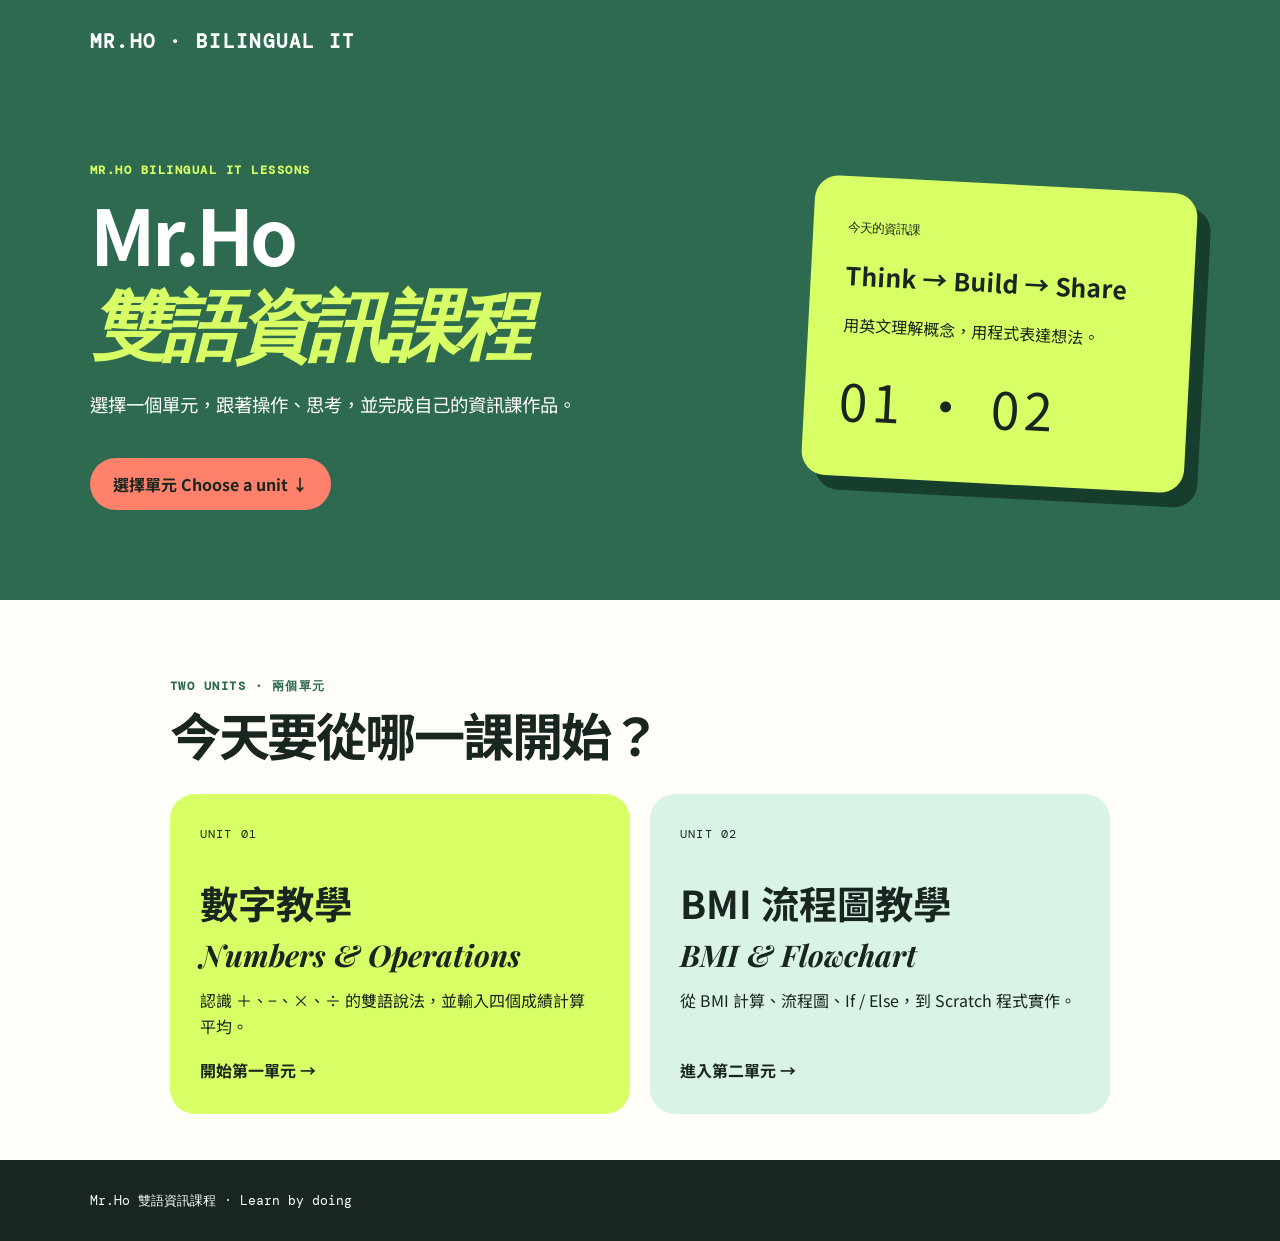
<file: index.html>
<!doctype html>
<html lang="zh-Hant">
<head><meta charset="utf-8"><meta name="viewport" content="width=device-width, initial-scale=1"><meta name="description" content="Mr.Ho 雙語資訊課程"><title>Mr.Ho 雙語資訊課程</title><link rel="stylesheet" href="math.css"><link rel="stylesheet" href="units.css"></head>
<body>
  <header class="hero"><nav><a class="brand" href="index.html">MR.HO · BILINGUAL IT</a></nav><div class="hero-grid"><div><p class="eyebrow">MR.HO BILINGUAL IT LESSONS</p><h1>Mr.Ho<br><em>雙語資訊課程</em></h1><p class="lead">選擇一個單元，跟著操作、思考，並完成自己的資訊課作品。</p><a class="button" href="#units">選擇單元 Choose a unit ↓</a></div><aside class="formula-card"><span>今天的資訊課</span><strong>Think → Build → Share</strong><p>用英文理解概念，用程式表達想法。</p><div class="symbols" aria-hidden="true">01 · 02</div></aside></div></header>
  <main><section id="units" class="unit-section"><p class="eyebrow">TWO UNITS · 兩個單元</p><h2>今天要從哪一課開始？</h2><div class="unit-grid"><a class="unit-card number-unit" href="operations.html"><span>UNIT 01</span><strong>數字教學<br><em>Numbers & Operations</em></strong><p>認識 ＋、−、×、÷ 的雙語說法，並輸入四個成績計算平均。</p><b>開始第一單元 →</b></a><a class="unit-card bmi-unit" href="bmi.html"><span>UNIT 02</span><strong>BMI 流程圖教學<br><em>BMI & Flowchart</em></strong><p>從 BMI 計算、流程圖、If / Else，到 Scratch 程式實作。</p><b>進入第二單元 →</b></a></div></section></main>
  <footer>Mr.Ho 雙語資訊課程 · Learn by doing</footer>
</body></html>
</file>
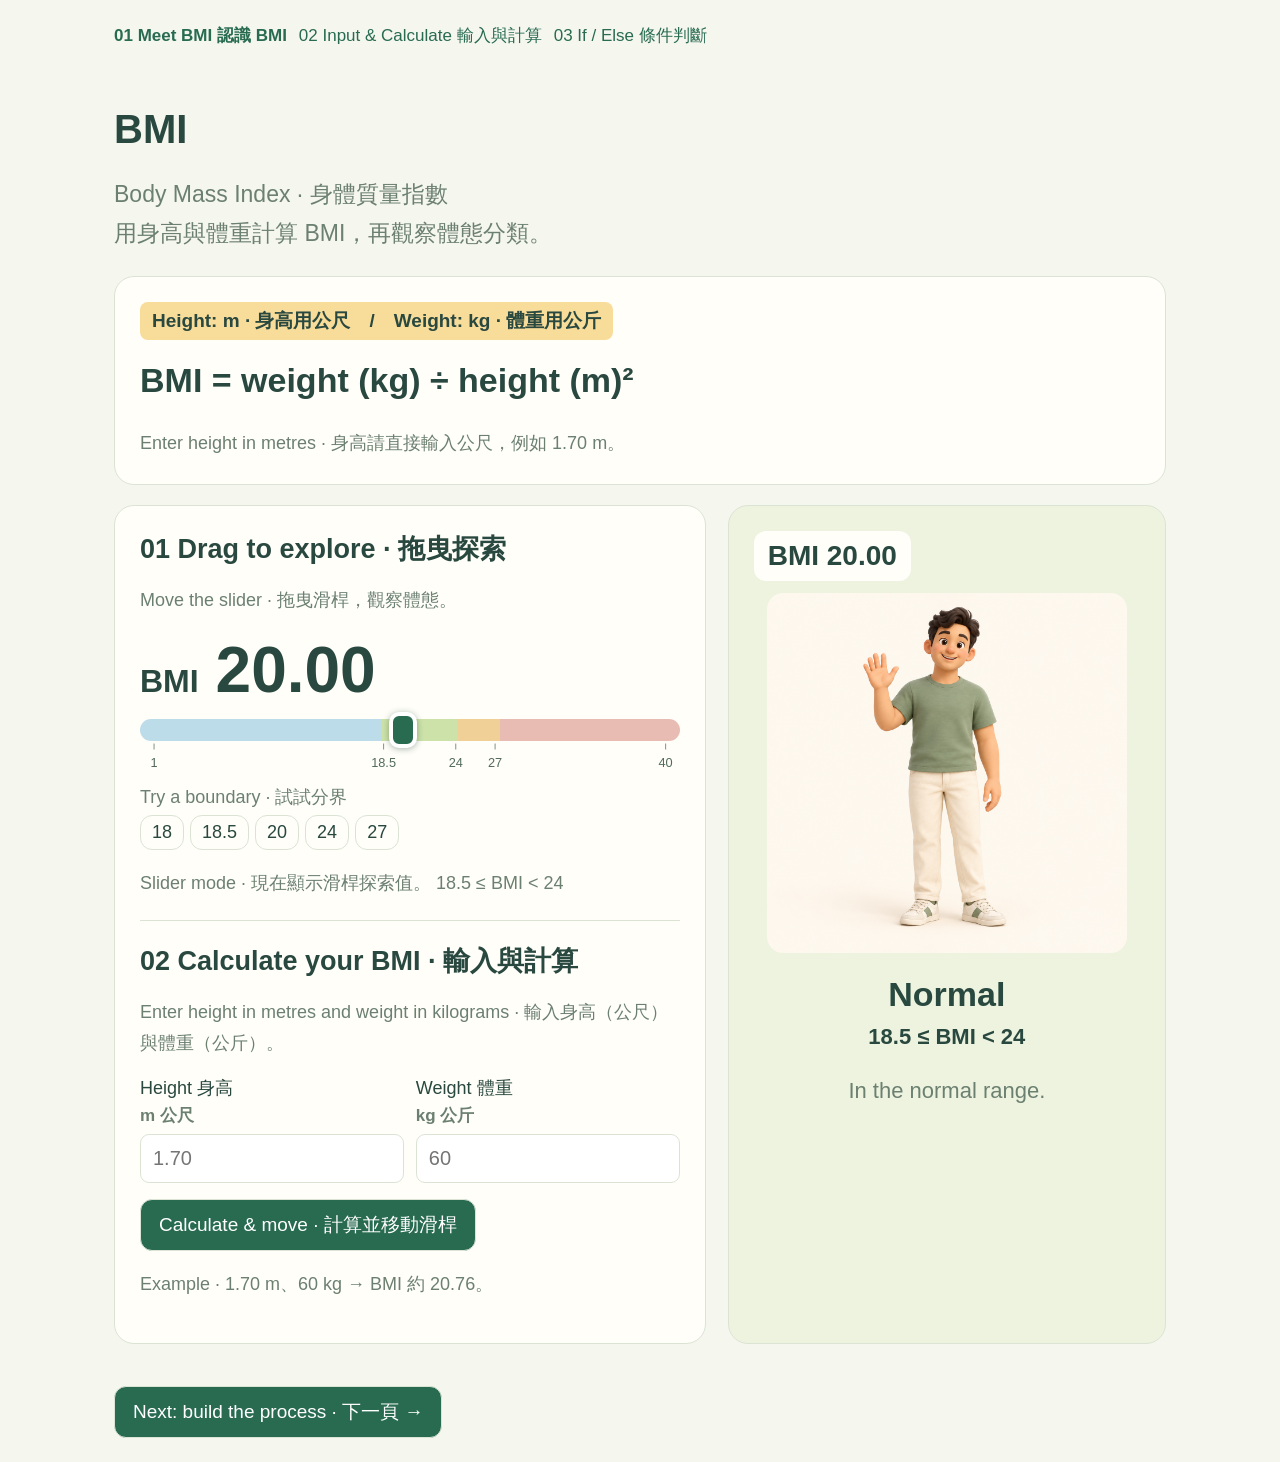
<file: bmi.html>
<!doctype html>
<html lang="zh-Hant"><head><meta charset="utf-8"><meta name="viewport" content="width=device-width,initial-scale=1"><title>Explore BMI · 認識 BMI</title><link rel="stylesheet" href="lesson.css"><link rel="stylesheet" href="bmi.css"></head><body>
<nav class="nav"><a class="current" href="bmi.html">01 Meet BMI 認識 BMI</a><a href="process.html">02 Input & Calculate 輸入與計算</a><a href="ifelse.html">03 If / Else 條件判斷</a></nav>
<main><h1>BMI</h1><p class="intro">Body Mass Index · 身體質量指數<br>用身高與體重計算 BMI，再觀察體態分類。</p>
<section class="panel formula-panel"><span class="unit-badge">Height: m · 身高用公尺　/　Weight: kg · 體重用公斤</span><div class="formula">BMI = weight (kg) ÷ height (m)²</div><p>Enter height in metres · 身高請直接輸入公尺，例如 1.70 m。</p></section>
<div class="explorer"><section class="panel controls"><h2>01 Drag to explore · 拖曳探索</h2><p>Move the slider · 拖曳滑桿，觀察體態。</p><label for="bmi-slider" class="bmi-readout">BMI <output id="bmi-value" for="bmi-slider">20.00</output></label><div class="slider-wrap"><input id="bmi-slider" type="range" min="1" max="40" step="any" value="20" aria-describedby="slider-hint"><svg id="bmi-ticks" viewBox="0 0 600 44" aria-hidden="true"></svg></div><div class="boundary-buttons"><span>Try a boundary · 試試分界</span><button type="button" data-bmi="18">18</button><button type="button" data-bmi="18.5">18.5</button><button type="button" data-bmi="20">20</button><button type="button" data-bmi="24">24</button><button type="button" data-bmi="27">27</button></div><p id="slider-hint" class="small">Slider mode · 滑桿探索模式。</p>
<div class="calculator"><h2>02 Calculate your BMI · 輸入與計算</h2><p class="small">Enter height in metres and weight in kilograms · 輸入身高（公尺）與體重（公斤）。</p><form id="bmi-form" novalidate><div class="measurement-fields"><label for="height">Height 身高 <strong>m 公尺</strong><input id="height" name="height" type="number" min="0.3" max="3" step="any" inputmode="decimal" placeholder="1.70" required></label><label for="weight">Weight 體重 <strong>kg 公斤</strong><input id="weight" name="weight" type="number" min="1" max="1000" step="any" inputmode="decimal" placeholder="60" required></label></div><button class="primary" type="submit">Calculate & move · 計算並移動滑桿</button><p id="calculation" role="status" class="small">Example · 1.70 m、60 kg → BMI 約 20.76。</p></form></div></section>
<section class="panel character-panel" aria-labelledby="category-name"><div class="category-number">BMI <span id="character-bmi">20.00</span></div><img id="body-image" src="assets/normal.png" alt="Illustrated adult with a medium build"><div class="category-description" aria-live="polite"><h2 id="category-name">Normal</h2><strong id="category-range">18.5 ≤ BMI &lt; 24</strong><p id="category-explanation" lang="en">This value is in the normal BMI range for adults in Taiwan.</p></div></section></div>
<div class="actions"><a class="btn primary" href="process.html">Next: build the process · 下一頁 →</a></div></main><script src="bmi.js"></script></body></html>
</file>
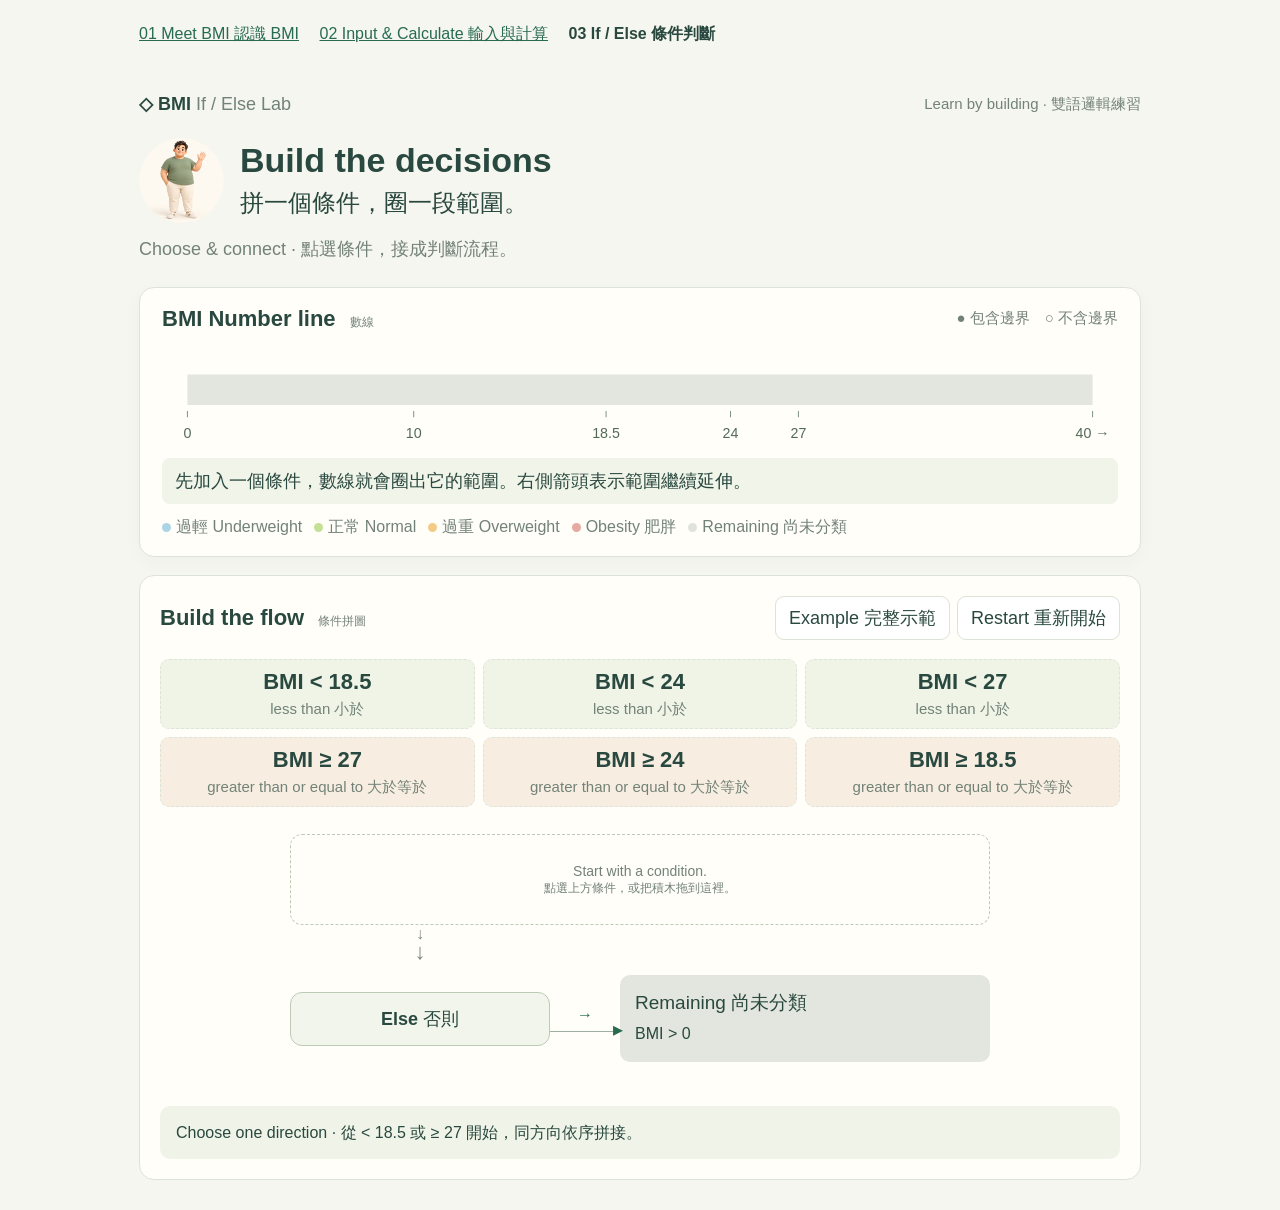
<file: ifelse.html>
<!doctype html>
<html lang="zh-Hant">
<head>
<meta charset="utf-8"><meta name="viewport" content="width=device-width,initial-scale=1">
<title>BMI 條件拼圖｜If / Else Lab</title>
<style>
:root{--ink:#29483f;--muted:#738278;--border:#dce3d7;--bg:#f5f6ef;--green:#286b51}*{box-sizing:border-box}body{margin:0;background:var(--bg);color:var(--ink);font:15px "Segoe UI","Microsoft JhengHei",sans-serif}button,select{font:inherit;color:inherit}button{cursor:pointer;border:1px solid var(--border);border-radius:9px;padding:9px 13px;background:white}button:hover{background:#eef3e4}button:disabled{opacity:.35;cursor:default}button:focus-visible,select:focus-visible,[tabindex]:focus-visible{outline:3px solid #428c9b;outline-offset:3px}header{max-width:1050px;margin:auto;padding:25px 24px 18px;display:flex;justify-content:space-between;align-items:center}.brand{font-weight:750;font-size:18px}.brand span{font-weight:400;color:var(--muted)}header small{color:var(--muted)}main{max-width:1050px;margin:auto;padding:0 24px 30px}h1{font-size:27px;margin:8px 0}p{color:var(--muted);line-height:1.7;margin:7px 0}h2{font-size:16px;margin:0}h2 span{font-size:12px;color:var(--muted);font-weight:400;margin-left:8px}.axis-panel{position:sticky;top:0;z-index:3;background:#fffef9;border:1px solid var(--border);border-radius:15px;padding:18px 22px;margin:22px 0 18px;box-shadow:0 5px 18px #29483f08}.heading{display:flex;justify-content:space-between;gap:12px;align-items:center}.heading small{color:var(--muted)}#axis{width:100%;height:auto;display:block;margin-top:12px}#range-info{min-height:44px;font-size:14px;line-height:1.6;padding:9px 13px;background:#f1f4e9;border-radius:8px}.legend{display:flex;gap:15px;flex-wrap:wrap;font-size:11px;color:var(--muted);margin:13px 0 0}.dot{display:inline-block;width:9px;height:9px;border-radius:50%;margin-right:5px}.board{border:1px solid var(--border);border-radius:15px;padding:20px;background:#fffef9}.toolbar{display:flex;justify-content:space-between;align-items:center;gap:12px;flex-wrap:wrap}.tools{display:flex;gap:7px}.palette{display:flex;gap:8px;justify-content:center;padding:19px 0;flex-wrap:wrap}.palette button{border-style:dashed;font-weight:650;background:#eff4e7}.palette small{font-weight:400;color:var(--muted);margin-left:4px}#chain{max-width:720px;margin:auto;padding:6px 8px 16px;border:2px dashed transparent;border-radius:12px}#chain.over{border-color:#729670;background:#f5f8ee}.branch{position:relative;display:grid;grid-template-columns:260px 70px minmax(0,1fr);align-items:center;min-height:120px}.decision{position:relative;min-height:105px;display:flex;flex-direction:column;align-items:center;justify-content:center;gap:7px;isolation:isolate;cursor:grab}.decision:before{content:"";position:absolute;inset:0;background:#f2f6e9;clip-path:polygon(50% 0,100% 50%,50% 100%,0 50%);z-index:-1}.decision:after{content:"";position:absolute;inset:4px;background:#fffef9;clip-path:polygon(50% 0,100% 50%,50% 100%,0 50%);z-index:-1}.branch.active .decision:before{background:var(--green)}.decision small{font-size:11px;color:var(--muted)}.expression{font-size:18px;font-weight:700}.expression select{padding:2px 5px;border:1px solid #c6d4c4;border-radius:5px;background:#fffef9;font-weight:700}.yes{font-size:11px;color:var(--green);text-align:center;border-bottom:1px solid #9eafa0;padding-bottom:7px;position:relative}.yes:after{content:'▸';position:absolute;right:-3px;bottom:-10px;font-size:20px}.output{padding:13px;border-radius:10px;background:var(--color,#edf0e9);border:2px solid transparent;font-size:14px}.output small{display:block;font-size:11px;margin-top:5px;line-height:1.6}.branch.active .output{border-color:var(--green)}.row-actions{display:flex;gap:4px;margin-top:7px}.row-actions button{font-size:11px;padding:3px 8px;background:#ffffffa8}.connector{width:260px;text-align:center;height:38px;font-size:11px;color:#7a897b;line-height:18px}.connector:after{content:'↓';display:block;font-size:22px}.else-row{display:grid;grid-template-columns:260px 70px minmax(0,1fr);align-items:center;padding:12px 0}.else-node{border:1px solid #bdcbb6;border-radius:12px;text-align:center;padding:14px;background:#f2f5eb}.else-row.active .else-node{border:2px solid var(--green)}.empty{padding:28px 15px;text-align:center;border:1px dashed #bdcbb6;border-radius:12px;color:var(--muted);font-size:14px}.warning{color:#9b4e2b;font-size:12px;line-height:1.6;margin-top:8px}.feedback{padding:13px 16px;background:#f0f4e8;border-radius:10px;line-height:1.7;font-size:13px;margin-top:14px}.feedback.error{background:#fff0df;color:#8f4727}.success{background:#e3efdb!important}.footer{font-size:11px;margin-top:20px;color:var(--muted)}.footer a{color:var(--green)}@media(max-width:650px){main{padding:0 12px 22px}header{padding:19px 14px}header small{display:none}h1{font-size:23px}.axis-panel{padding:14px 10px}.heading small{font-size:10px}.board{padding:15px 8px}.branch,.else-row{grid-template-columns:155px 38px minmax(0,1fr)}.decision{min-height:100px}.expression{font-size:15px}.decision small{font-size:10px}.connector{width:155px}.output{padding:8px;font-size:12px}.output small{font-size:10px}.yes{font-size:9px}.legend{gap:8px;font-size:10px}.tools button{font-size:12px;padding:7px 9px}#range-info{font-size:12px}.palette{gap:5px}.palette button{font-size:12px;padding:9px}.palette small{display:none}#chain{padding-left:0;padding-right:0}.row-actions button{padding:4px 6px}}
.operator-word{text-align:center;font-size:11px;color:#5d7567;line-height:1.5;padding:3px 0 8px}.operator-word span{display:block}.expression select{width:53px}.palette small{display:block;margin:5px 0 0;font-size:11px}.condition-wrap{min-width:0}@media(max-width:650px){.operator-word{font-size:10px}.operator-word span{max-width:145px;margin:auto}.palette small{display:block;font-size:10px}}
.palette{display:grid;grid-template-columns:repeat(3,minmax(0,1fr))}.palette button:nth-child(n+4){background:#f7eee1}.palette button small{white-space:normal}.feedback.error{border:2px solid #ba332a;background:#ffede9;color:#9b211a;font-weight:700}dialog{border:3px solid #ba332a;border-radius:18px;padding:28px;max-width:520px;width:calc(100% - 32px);color:#61261f;background:#fffaf7}dialog::backdrop{background:#32191299}dialog h2{font-size:23px}dialog p{color:#77483d}.error-icon{width:40px;height:40px;border-radius:50%;background:#ba332a;color:white;display:grid;place-items:center;font-size:28px;font-weight:bold;margin-bottom:16px}.correct-order{padding:14px;background:#f4e6dc;border-radius:8px;line-height:2;font-weight:700}#acknowledge{background:#a93128;color:white;width:100%;padding:13px;margin-top:12px}.board.invalid{border:2px solid #ba332a}@media(max-width:650px){.palette button{padding:9px 4px}.palette small{font-size:9px}}
.lesson-nav{max-width:1050px;margin:auto;padding:18px 24px;font-size:12px;line-height:2}.lesson-nav a,#result-link{color:#286b51}.lesson-buddy{display:flex;align-items:center;gap:16px}.lesson-buddy img{width:85px;height:85px;object-fit:cover;border-radius:50%}.lesson-buddy h1 small{font-size:20px;font-weight:400}#finished{margin-top:20px;padding:22px}#result-link{display:inline-block;padding:12px;background:#fffef9;border-radius:8px;font-weight:bold}
body{font-size:18px}h1{font-size:34px}h2{font-size:22px}.expression{font-size:25px}.operator-word,.decision small,.output small,.yes,.connector,.feedback,.hint,.legend{font-size:16px}.palette button{font-size:22px}.palette button small{font-size:15px}.output{font-size:19px}.decision{min-height:135px}.legend{gap:12px}.lesson-nav{font-size:16px}#range-info{font-size:18px}.lesson-buddy h1 small{font-size:24px}@media(max-width:650px){.expression{font-size:19px}.palette button{font-size:18px}.palette button small{font-size:12px}.output{font-size:16px}.output small,.operator-word,.decision small,.yes,.connector{font-size:12px}.feedback{font-size:17px}.lesson-nav{font-size:14px}}
</style>
</head>
<body>
<nav class="lesson-nav"><a href="index.html">01 Meet BMI 認識 BMI</a>　 <a href="process.html">02 Input & Calculate 輸入與計算</a>　 <strong>03 If / Else 條件判斷</strong></nav><header><div class="brand">◇ BMI <span>If / Else Lab</span></div><small>Learn by building · 雙語邏輯練習</small></header>
<main><div class="lesson-buddy"><img src="assets/overweight.png" alt="Friendly classroom mascot"><h1>Build the decisions<br><small>拼一個條件，圈一段範圍。</small></h1></div><p>Choose & connect · 點選條件，接成判斷流程。</p>
<section class="axis-panel" aria-label="BMI 數線"><div class="heading"><h2>BMI Number line <span>數線</span></h2><small>● 包含邊界　○ 不含邊界</small></div><svg id="axis" viewBox="0 0 940 112" role="img" aria-label="隨條件改變的 BMI 數線"></svg><div id="range-info" aria-live="polite"></div><div class="legend"><span><i class="dot" style="background:#acd4e7"></i>過輕 Underweight</span><span><i class="dot" style="background:#c5df96"></i>正常 Normal</span><span><i class="dot" style="background:#f3cb87"></i>過重 Overweight</span><span><i class="dot" style="background:#e5aaa0"></i>Obesity 肥胖</span><span><i class="dot" style="background:#dfe3da"></i>Remaining 尚未分類</span></div></section>
<section class="board"><div class="toolbar"><h2>Build the flow <span>條件拼圖</span></h2><div class="tools"><button id="example">Example 完整示範</button><button id="clear">Restart 重新開始</button></div></div><div class="palette"><button draggable="true" data-add="18.5" data-op="&lt;">BMI &lt; 18.5<small>less than 小於</small></button><button draggable="true" data-add="24" data-op="&lt;">BMI &lt; 24<small>less than 小於</small></button><button draggable="true" data-add="27" data-op="&lt;">BMI &lt; 27<small>less than 小於</small></button><button draggable="true" data-add="27" data-op="≥">BMI ≥ 27<small>greater than or equal to 大於等於</small></button><button draggable="true" data-add="24" data-op="≥">BMI ≥ 24<small>greater than or equal to 大於等於</small></button><button draggable="true" data-add="18.5" data-op="≥">BMI ≥ 18.5<small>greater than or equal to 大於等於</small></button></div><div id="chain" aria-label="可互動的判斷流程"></div><div id="feedback" class="feedback" aria-live="polite"></div></section>

<section id="finished" hidden class="feedback success"><strong>Complete! · 條件拼圖完成！</strong><p id="finish-note"></p><a id="result-link" href="process.html">View your complete flowchart · 查看完整流程圖 →</a></section></main><dialog id="mistake" aria-labelledby="mistake-title" aria-describedby="mistake-text"><div class="error-icon">!</div><h2 id="mistake-title">Wrong order · 順序錯誤，請重新拼圖</h2><p id="mistake-text"></p><p>Two valid orders · 本練習只接受以下兩種順序：</p><div class="correct-order">&lt; 18.5 → &lt; 24 → &lt; 27 → Else<br>≥ 27 → ≥ 24 → ≥ 18.5 → Else</div><p>Choose one direction · 先選定一個比較方向，再逐步分出四種範圍。</p><button id="acknowledge" autofocus>Got it, try again · 我知道了，重新拼圖</button></dialog>
<script>
'use strict';
const $=id=>document.getElementById(id);
const limits=[18.5,24,27];
const operatorWords={'<':['小於','less than'],'>':['大於','more than'],'≥':['大於等於','greater than or equal to']};
const names=['Underweight 體重過輕','Normal 正常體重','Overweight 體重過重','Obesity 肥胖'];
const colors=['#cce4ef','#d9eab9','#f7deb5','#edc6bd'];
// Open intervals and exact boundary points make > and >= visibly different.
const atoms=[{lo:0,hi:18.5,lc:false,hc:false,v:10,c:0},{lo:18.5,hi:18.5,lc:true,hc:true,v:18.5,c:1},{lo:18.5,hi:24,lc:false,hc:false,v:20,c:1},{lo:24,hi:24,lc:true,hc:true,v:24,c:2},{lo:24,hi:27,lc:false,hc:false,v:25,c:2},{lo:27,hi:27,lc:true,hc:true,v:27,c:3},{lo:27,hi:Infinity,lc:false,hc:false,v:30,c:3}];
let rules=[],selected=-1,hover=null,drag=null;
let fault='';
function orderError(){if(!rules.length)return '';const op=rules[0].op;const expected=op==='<'?[18.5,24,27]:[27,24,18.5];if(rules.some(r=>r.op!==op))return 'Mixed directions · 你混用了小於 < 與大於等於 ≥。本次練習需維持同一比較方向，請確認後重新拼圖。';const i=rules.findIndex((r,i)=>r.t!==expected[i]);if(i>=0)return `Wrong step · 第 ${i+1} 個條件應該是 BMI ${op} ${expected[i]}，目前卻是 BMI ${rules[i].op} ${rules[i].t}。跳過分界或顛倒順序，會混合分類或讓分支無法到達。`;return ''}
function matches(v,r){return r.op==='<'?v<r.t:r.op==='>'?v>r.t:v>=r.t}
function model(){const groups=Array.from({length:rules.length+1},()=>[]);atoms.forEach(a=>{let i=rules.findIndex(r=>matches(a.v,r));groups[i<0?rules.length:i].push(a)});return groups.map((aa,i)=>{const cats=[...new Set(aa.map(a=>a.c))],segments=[];aa.forEach(a=>{const last=segments.at(-1);if(last&&last.hi===a.lo&&(last.hc||a.lc)){last.hi=a.hi;last.hc=a.hc}else segments.push({...a})});return {segments,cats,empty:aa.length===0,mixed:cats.length>1,isElse:i===rules.length}})}
function segmentText(s){if(s.lo===s.hi)return `BMI = ${s.lo}`;if(s.hi===Infinity)return `BMI ${s.lc?'≥':'>'} ${s.lo}`;return `${s.lo} ${s.lc?'≤':'<'} BMI ${s.hc?'≤':'<'} ${s.hi}`}
function rangeText(g){return g.empty?'Empty set ∅（這個分支無法到達）':g.segments.map(segmentText).join(' 或 ')}
function missing(g){return limits.filter(t=>g.segments.some(s=>s.lo<t&&s.hi>t))}
function groupLabel(g){return g.empty?'Unreachable 無法到達':g.mixed?(g.isElse?'Remaining 尚未分類':'Mixed range 分類混合'):names[g.cats[0]]}
function groupColor(g){return g.mixed||g.empty?'#e3e6de':colors[g.cats[0]]}
function drawAxis(){const groups=model(),focus=hover??selected,x=n=>25+Math.min(n,40)/40*890;let s='<defs><pattern id="hatch" width="7" height="7" patternUnits="userSpaceOnUse"><path d="M0 7L7 0" stroke="#bf753c" stroke-width="1"/></pattern></defs>';
 groups.forEach((g,i)=>g.segments.forEach(r=>{const a=x(r.lo),b=x(r.hi),hot=focus===i,opacity=focus<0||hot?1:.35;if(r.lo!==r.hi)s+=`<rect x="${a}" y="30" width="${b-a}" height="30" fill="${groupColor(g)}" opacity="${opacity}"/>`;if(g.mixed&&!g.isElse)s+=`<rect x="${a}" y="30" width="${b-a}" height="30" fill="url(#hatch)"/>`;if(hot){if(r.lo!==r.hi)s+=`<rect x="${a}" y="26" width="${b-a}" height="38" rx="4" fill="none" stroke="#286b51" stroke-width="2.5"/>`;s+=`<circle cx="${a}" cy="45" r="5" fill="${r.lc?'#286b51':'white'}" stroke="#286b51" stroke-width="2"/>`;if(r.hi!==Infinity&&r.hi!==r.lo)s+=`<circle cx="${b}" cy="45" r="5" fill="${r.hc?'#286b51':'white'}" stroke="#286b51" stroke-width="2"/>`}}));
 [0,10,18.5,24,27,40].forEach(n=>s+=`<path d="M${x(n)} 66v6" stroke="#819581"/><text x="${x(n)}" y="92" text-anchor="middle" fill="#536a58" font-size="14">${n===40?'40 →':n}</text>`);
 $('axis').innerHTML=s;const g=groups[focus];$('range-info').textContent=g?`${g.isElse?'Else 否則':`${focus?'Else if 否則如果':'If 如果'} BMI ${rules[focus].op} ${rules[focus].t}（${[...operatorWords[rules[focus].op]].reverse().join(" ")}）`}　→　${rangeText(g)}　｜${groupLabel(g)}`:'先加入一個條件，數線就會圈出它的範圍。右側箭頭表示範圍繼續延伸。';document.querySelectorAll('[data-row]').forEach(el=>el.classList.toggle('active',Number(el.dataset.row)===focus));
}
function syncCompletion(){const inputs=new URLSearchParams(location.search).get("inputs");const valid=inputs==="height,weight"||inputs==="weight,height";const done=rules.length===3&&!orderError();$("finished").hidden=!done;if(done){$("finish-note").textContent=valid?"Connect BMI → If / Else · 下一步：將 BMI 計算接到第一個判斷，再截圖交到學習吧。":"Complete the input activity first. · 請先完成輸入與計算活動，才能產生自己的完整流程圖。";$("result-link").href=valid?"result.html?inputs="+inputs+"&direction="+(rules[0].op==="<"?"asc":"desc"):"process.html";$("result-link").textContent=valid?"View your complete flowchart · 查看完整流程圖 →":"Build the process first · 先完成輸入與計算 →"}}
function render(){const gs=model();$('chain').innerHTML=(rules.length?rules.map((r,i)=>{const g=gs[i],warn=g.empty?'前面的條件已接走全部範圍，這裡永遠不會成立。':g.mixed?`這一段跨越${missing(g).join('、')} 的分類分界，無法得到單一正確分類。請補上較小的分界條件，或調整比較方向。`:'';return `<div class="branch" data-row="${i}" tabindex="0" aria-label="條件 ${i+1}：BMI ${r.op==='<'?'小於':r.op==='>'?'大於':'大於等於'} ${r.t}"><div class="condition-wrap"><div class="decision" draggable="true" data-drag="${i}"><small>${i?'ELSE IF 否則如果':'IF 如果'}</small><div class="expression">BMI ${r.op==='<'?'&lt;':r.op} ${r.t}</div></div><div class="operator-word">${operatorWords[r.op][1]}<span>${operatorWords[r.op][0]}</span></div></div><div class="yes">True</div><div class="output" style="--color:${groupColor(g)}">${groupLabel(g)}<small>${rangeText(g)}</small><div class="row-actions"><button data-move="${i},-1" ${i===0?'disabled':''} aria-label="向上移動條件 ${i+1}">↑</button><button data-move="${i},1" ${i===rules.length-1?'disabled':''} aria-label="向下移動條件 ${i+1}">↓</button><button data-remove="${i}" aria-label="移除條件 ${i+1}">×</button></div>${warn?`<div class="warning">⚠ ${warn}</div>`:''}</div></div><div class="connector">False</div>`}).join(''):'<div class="empty">Start with a condition.<br><small>點選上方條件，或把積木拖到這裡。</small></div><div class="connector">↓</div>')+`<div class="else-row" data-row="${rules.length}" tabindex="0" aria-label="否則，查看剩餘範圍"><div class="else-node"><strong>Else</strong> 否則</div><div class="yes">→</div><div class="output" style="--color:${groupColor(gs.at(-1))}">${groupLabel(gs.at(-1))}<small>${rangeText(gs.at(-1))}</small></div></div>`;
 const errors=gs.slice(0,-1).filter(g=>g.empty||g.mixed),complete=rules.length>0&&!errors.length&&!gs.at(-1).mixed&&!gs.at(-1).empty;
 $('feedback').className='feedback'+(errors.length?' error':complete?' success':'');$('feedback').textContent=errors.length?'⚠ 這組條件還不能正確完成四分類。斜線區域混合了不同分類；請依積木旁的提示修正。無法到達的分支也需要調整。':complete?'✓ Complete! · 完成！查看完整流程圖，接回 BMI 計算方塊。':rules.length?'Keep going · 繼續接下一個條件。灰色是剩餘範圍；滑鼠移到「Else 否則」就能查看。':'Choose one direction · 從 < 18.5 或 ≥ 27 開始，同方向依序拼接。';
 if(fault){$('feedback').className='feedback error';$('feedback').textContent='✕ '+fault} document.querySelector('.board').classList.toggle('invalid',Boolean(fault));document.querySelectorAll('[data-add]').forEach(b=>b.disabled=rules.some(r=>r.t===Number(b.dataset.add)&&r.op===b.dataset.op));drawAxis();syncCompletion();
}
function changed(i=-1){selected=i;hover=null;fault=orderError();render();if(fault){$('mistake-text').textContent=fault;if(!$('mistake').open)$('mistake').showModal()}}
$('mistake').addEventListener('cancel',e=>e.preventDefault());
$('acknowledge').addEventListener('click',()=>{$('mistake').close();rules=[];drag=null;changed();document.querySelector('[data-add]').focus()});
function add(t,op){if(fault||!limits.includes(t)||!['<','≥'].includes(op)||rules.some(r=>r.t===t&&r.op===op))return;rules.push({t,op});changed(rules.length-1)}
$('example').addEventListener('click',()=>{rules=limits.map(t=>({t,op:'<'}));changed()});$('clear').addEventListener('click',()=>{rules=[];changed()});
 document.querySelectorAll('[data-add]').forEach(b=>{b.addEventListener('click',()=>add(Number(b.dataset.add),b.dataset.op));b.addEventListener('dragstart',e=>{drag={t:Number(b.dataset.add),op:b.dataset.op};e.dataTransfer.setData('text/plain',b.dataset.add)})});
$('chain').addEventListener('click',e=>{const b=e.target.closest('button');if(b){if(b.dataset.remove!==undefined){rules.splice(Number(b.dataset.remove),1);changed()}else if(b.dataset.move){const [i,d]=b.dataset.move.split(',').map(Number);[rules[i],rules[i+d]]=[rules[i+d],rules[i]];changed(i+d)}return}const row=e.target.closest('[data-row]');if(row){selected=Number(row.dataset.row);drawAxis()}});
$('chain').addEventListener('mouseover',e=>{const row=e.target.closest('[data-row]');if(row){hover=Number(row.dataset.row);drawAxis()}});$('chain').addEventListener('mouseout',e=>{const from=e.target.closest('[data-row]'),to=e.relatedTarget?.closest?.('[data-row]');if(from!==to){hover=to?Number(to.dataset.row):null;drawAxis()}});
$('chain').addEventListener('focusin',e=>{const row=e.target.closest('[data-row]');if(row){selected=Number(row.dataset.row);drawAxis()}});
$('chain').addEventListener('keydown',e=>{if(e.target.matches('[data-row]')&&(e.key==='Enter'||e.key===' ')){e.preventDefault();selected=Number(e.target.dataset.row);drawAxis()}});
$('chain').addEventListener('dragstart',e=>{const d=e.target.closest('[data-drag]');if(d){drag={i:Number(d.dataset.drag)};e.dataTransfer.setData('text/plain','move')}});$('chain').addEventListener('dragover',e=>{e.preventDefault();$('chain').classList.add('over')});$('chain').addEventListener('drop',e=>{e.preventDefault();$('chain').classList.remove('over');if(!drag)return;if(drag.t!==undefined)add(drag.t,drag.op);else{const row=e.target.closest('[data-row]'),at=row?Math.min(Number(row.dataset.row),rules.length-1):rules.length-1;const [r]=rules.splice(drag.i,1);rules.splice(at,0,r);changed(at)}drag=null});document.addEventListener('dragend',()=>{drag=null;$('chain').classList.remove('over')});render();
</script>
</body></html>
</file>
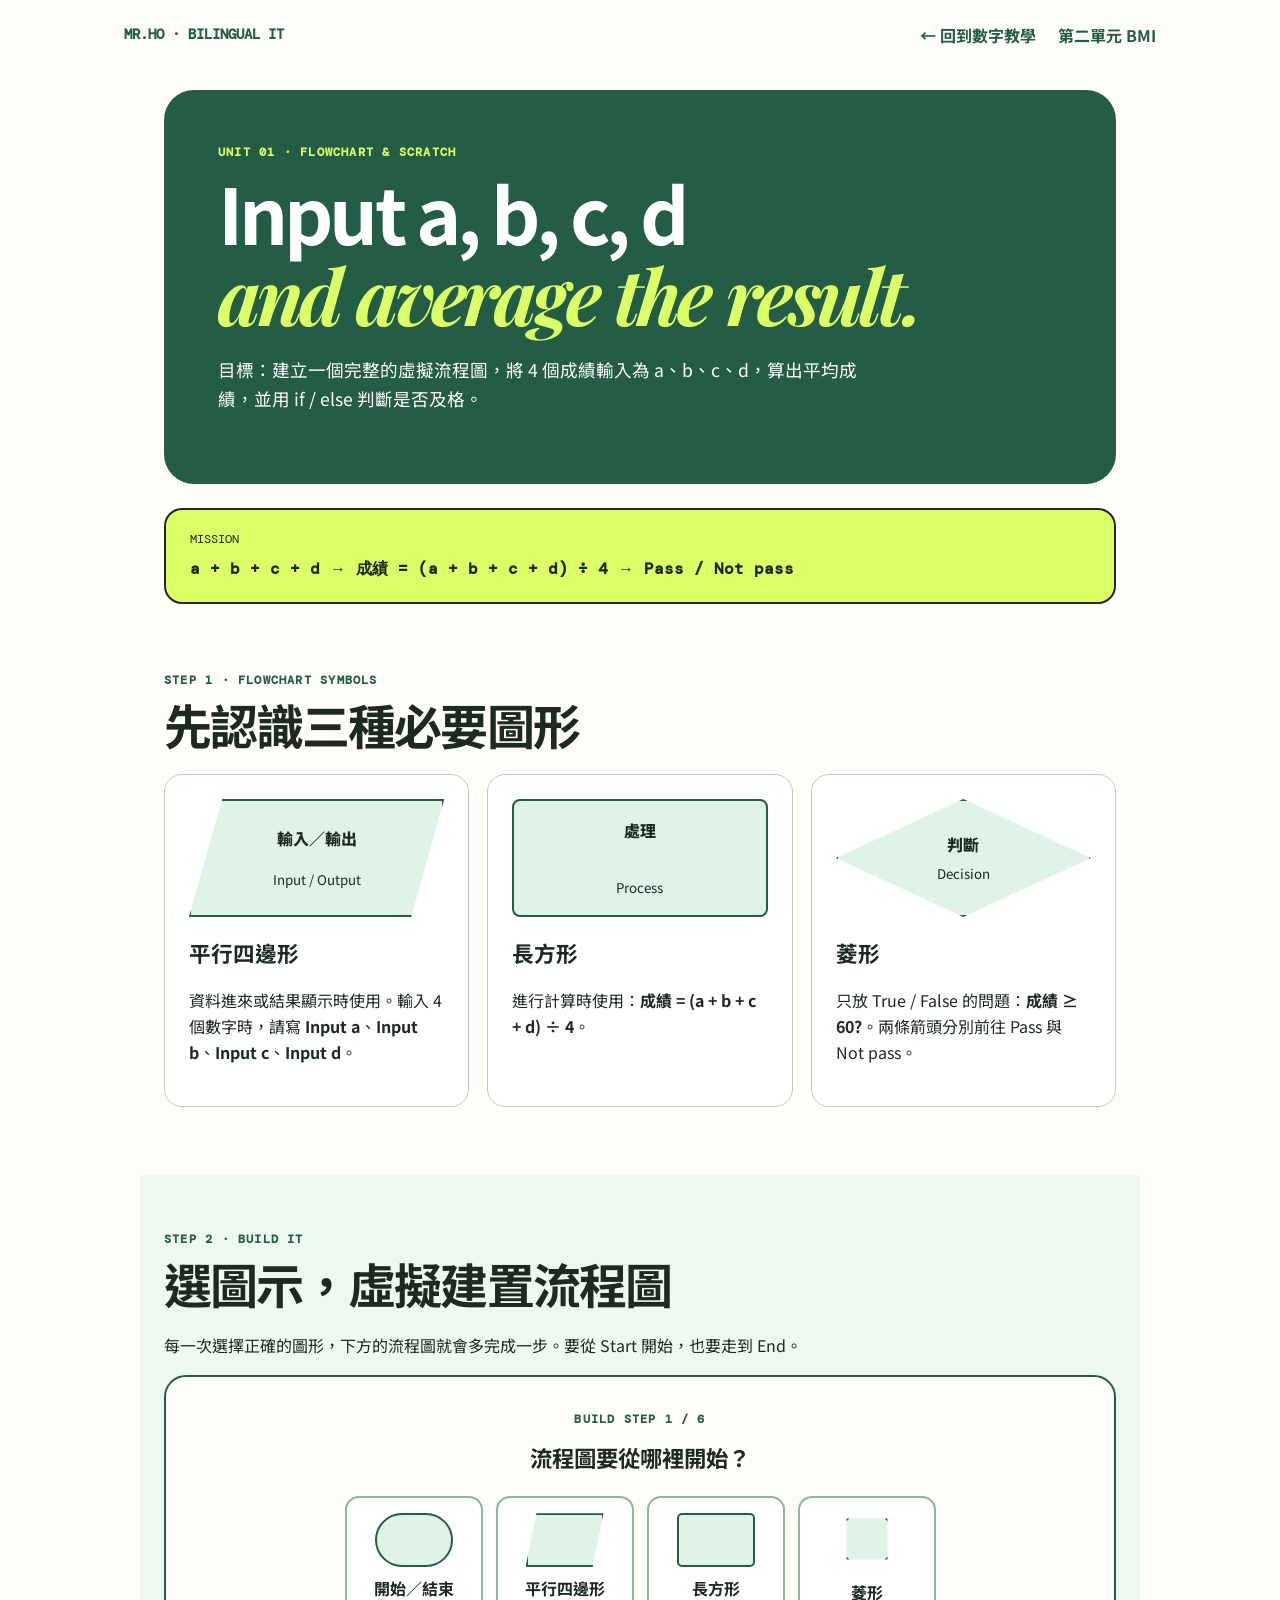
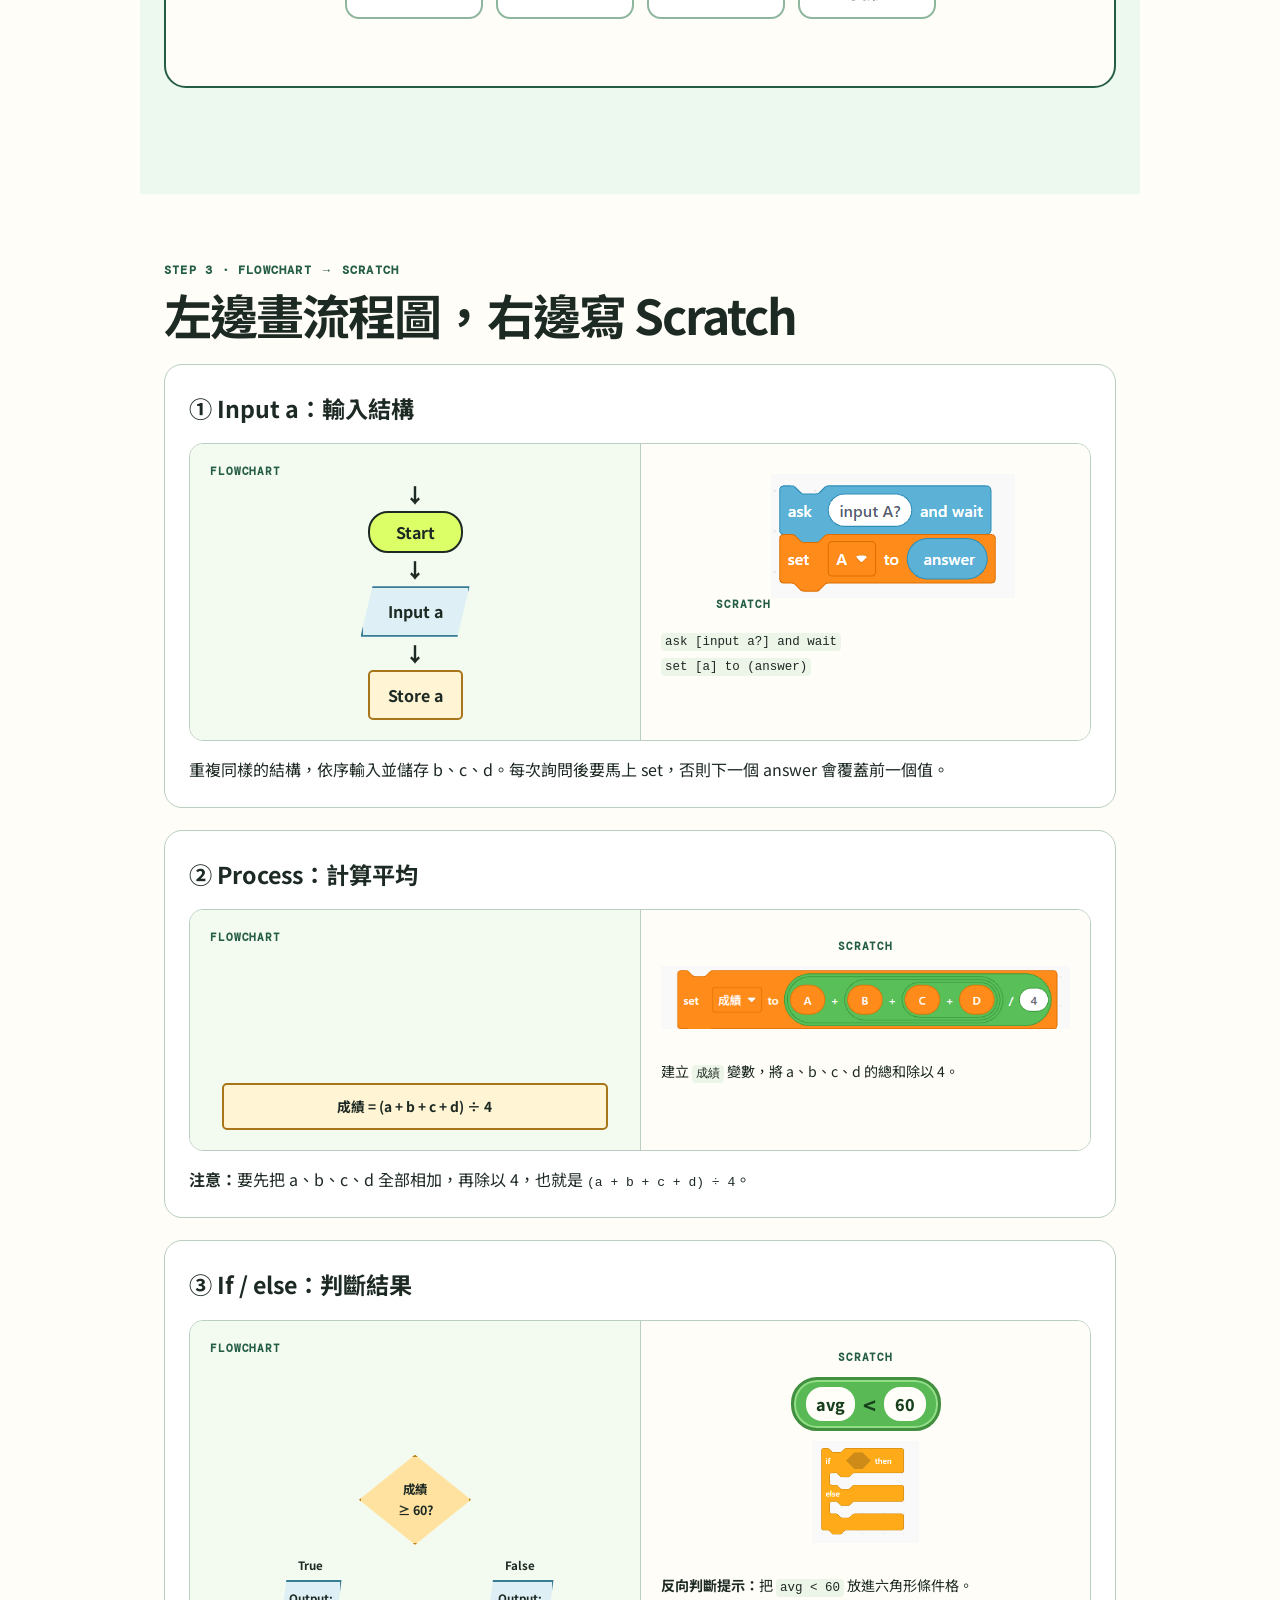
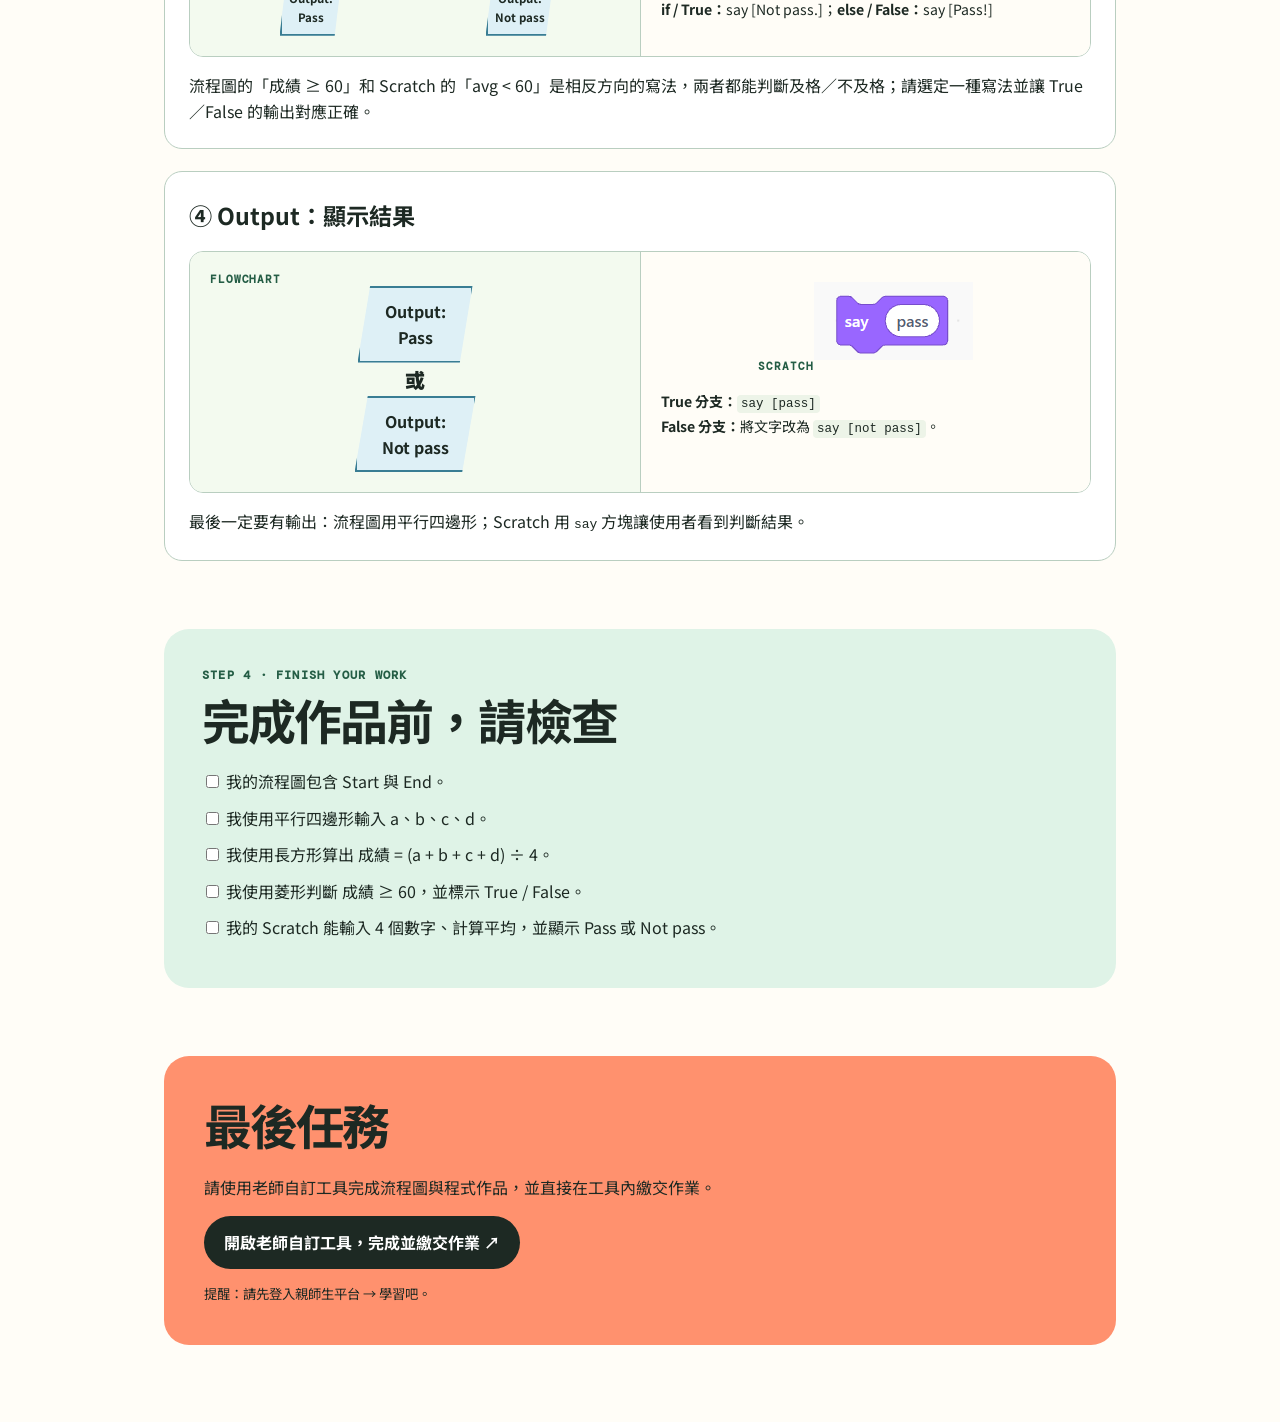
<file: operations-flowchart.html>
<!doctype html>
<html lang="zh-Hant">
<head><meta charset="utf-8"><meta name="viewport" content="width=device-width, initial-scale=1"><title>平均成績流程圖 × Scratch｜第一單元</title><link rel="stylesheet" href="operations-flowchart.css"><link rel="stylesheet" href="operations-avg-condition.css"></head>
<body>
  <nav><a class="brand" href="index.html">MR.HO · BILINGUAL IT</a><a href="operations.html">← 回到數字教學</a><a href="bmi.html">第二單元 BMI</a></nav>
  <main>
    <header><p class="eyebrow">UNIT 01 · FLOWCHART & SCRATCH</p><h1>Input a, b, c, d<br><em>and average the result.</em></h1><p>目標：建立一個完整的虛擬流程圖，將 4 個成績輸入為 a、b、c、d，算出平均成績，並用 if / else 判斷是否及格。</p></header>
    <section class="goal"><span>MISSION</span><strong>a + b + c + d → 成績 = (a + b + c + d) ÷ 4 → Pass / Not pass</strong></section>
    <section><p class="eyebrow">STEP 1 · FLOWCHART SYMBOLS</p><h2>先認識三種必要圖形</h2><div class="symbol-grid"><article><div class="shape para">輸入／輸出<br><small>Input / Output</small></div><h3>平行四邊形</h3><p>資料進來或結果顯示時使用。輸入 4 個數字時，請寫 <b>Input a</b>、<b>Input b</b>、<b>Input c</b>、<b>Input d</b>。</p></article><article><div class="shape rect">處理<br><small>Process</small></div><h3>長方形</h3><p>進行計算時使用：<b>成績 = (a + b + c + d) ÷ 4</b>。</p></article><article><div class="shape diamond">判斷<br><small>Decision</small></div><h3>菱形</h3><p>只放 True / False 的問題：<b>成績 ≥ 60?</b>。兩條箭頭分別前往 Pass 與 Not pass。</p></article></div></section>
    <section class="builder-section"><p class="eyebrow">STEP 2 · BUILD IT</p><h2>選圖示，虛擬建置流程圖</h2><p class="hint">每一次選擇正確的圖形，下方的流程圖就會多完成一步。要從 Start 開始，也要走到 End。</p><div id="builder" aria-live="polite"></div></section>
    <section><p class="eyebrow">STEP 3 · FLOWCHART → SCRATCH</p><h2>左邊畫流程圖，右邊寫 Scratch</h2><div class="mapping-grid">
      <article><h3>① Input a：輸入結構</h3><div class="side-by-side"><div class="flow-sample"><span>FLOWCHART</span><div class="mini-arrow">↓</div><div class="mini-start">Start</div><div class="mini-arrow">↓</div><div class="mini-para">Input a</div><div class="mini-arrow">↓</div><div class="mini-rect">Store a</div></div><div class="scratch-sample"><span>SCRATCH</span><img src="assets/scratch-input-structure.png" alt="Scratch ask input A and wait, then set A to answer"><p><code>ask [input a?] and wait</code><br><code>set [a] to (answer)</code></p></div></div><p class="mapping-note">重複同樣的結構，依序輸入並儲存 b、c、d。每次詢問後要馬上 set，否則下一個 answer 會覆蓋前一個值。</p></article>
      <article><h3>② Process：計算平均</h3><div class="side-by-side"><div class="flow-sample"><span>FLOWCHART</span><div class="mini-rect wide">成績 = (a + b + c + d) ÷ 4</div></div><div class="scratch-sample"><span>SCRATCH</span><img src="assets/scratch-average-abcd.png" alt="Scratch set grade to a plus b plus c plus d divided by 4"><p>建立 <code>成績</code> 變數，將 a、b、c、d 的總和除以 4。</p></div></div><p class="mapping-note"><b>注意：</b>要先把 a、b、c、d 全部相加，再除以 4，也就是 <code>(a + b + c + d) ÷ 4</code>。</p></article>
      <article><h3>③ If / else：判斷結果</h3><div class="side-by-side"><div class="flow-sample"><span>FLOWCHART</span><div class="mini-diamond">成績<br>≥ 60?</div><div class="true-false"><div><b>True</b><div class="mini-para">Output:<br>Pass</div></div><div><b>False</b><div class="mini-para">Output:<br>Not pass</div></div></div></div><div class="scratch-sample"><span>SCRATCH</span><div class="scratch-comparison" aria-label="Scratch comparison avg less than 60"><span>avg</span><b>&lt;</b><span>60</span></div><img src="assets/scratch-ifelse-structure.png" alt="Scratch if then else block"><p><b>反向判斷提示：</b>把 <code>avg &lt; 60</code> 放進六角形條件格。<br><b>if / True：</b>say [Not pass.]；<b>else / False：</b>say [Pass!]</p></div></div><p class="mapping-note">流程圖的「成績 ≥ 60」和 Scratch 的「avg &lt; 60」是相反方向的寫法，兩者都能判斷及格／不及格；請選定一種寫法並讓 True／False 的輸出對應正確。</p></article>
      <article><h3>④ Output：顯示結果</h3><div class="side-by-side"><div class="flow-sample"><span>FLOWCHART</span><div class="mini-para">Output:<br>Pass</div><div class="mini-arrow">或</div><div class="mini-para">Output:<br>Not pass</div></div><div class="scratch-sample"><span>SCRATCH</span><img src="assets/scratch-output-pass.png" alt="Scratch say pass block"><p><b>True 分支：</b><code>say [pass]</code><br><b>False 分支：</b>將文字改為 <code>say [not pass]</code>。</p></div></div><p class="mapping-note">最後一定要有輸出：流程圖用平行四邊形；Scratch 用 <code>say</code> 方塊讓使用者看到判斷結果。</p></article>
    </div></section>
    <section class="check"><p class="eyebrow">STEP 4 · FINISH YOUR WORK</p><h2>完成作品前，請檢查</h2><label><input type="checkbox"> 我的流程圖包含 Start 與 End。</label><label><input type="checkbox"> 我使用平行四邊形輸入 a、b、c、d。</label><label><input type="checkbox"> 我使用長方形算出 成績 = (a + b + c + d) ÷ 4。</label><label><input type="checkbox"> 我使用菱形判斷 成績 ≥ 60，並標示 True / False。</label><label><input type="checkbox"> 我的 Scratch 能輸入 4 個數字、計算平均，並顯示 Pass 或 Not pass。</label></section>
    <section class="submit"><h2>最後任務</h2><p>請使用老師自訂工具完成流程圖與程式作品，並直接在工具內繳交作業。</p><a href="https://taksito.github.io/flowchart-work/" target="_blank" rel="noopener">開啟老師自訂工具，完成並繳交作業 ↗</a><small>提醒：請先登入親師生平台 → 學習吧。</small></section>
  </main><script src="operations-flowchart.js"></script>
</body></html>
</file>
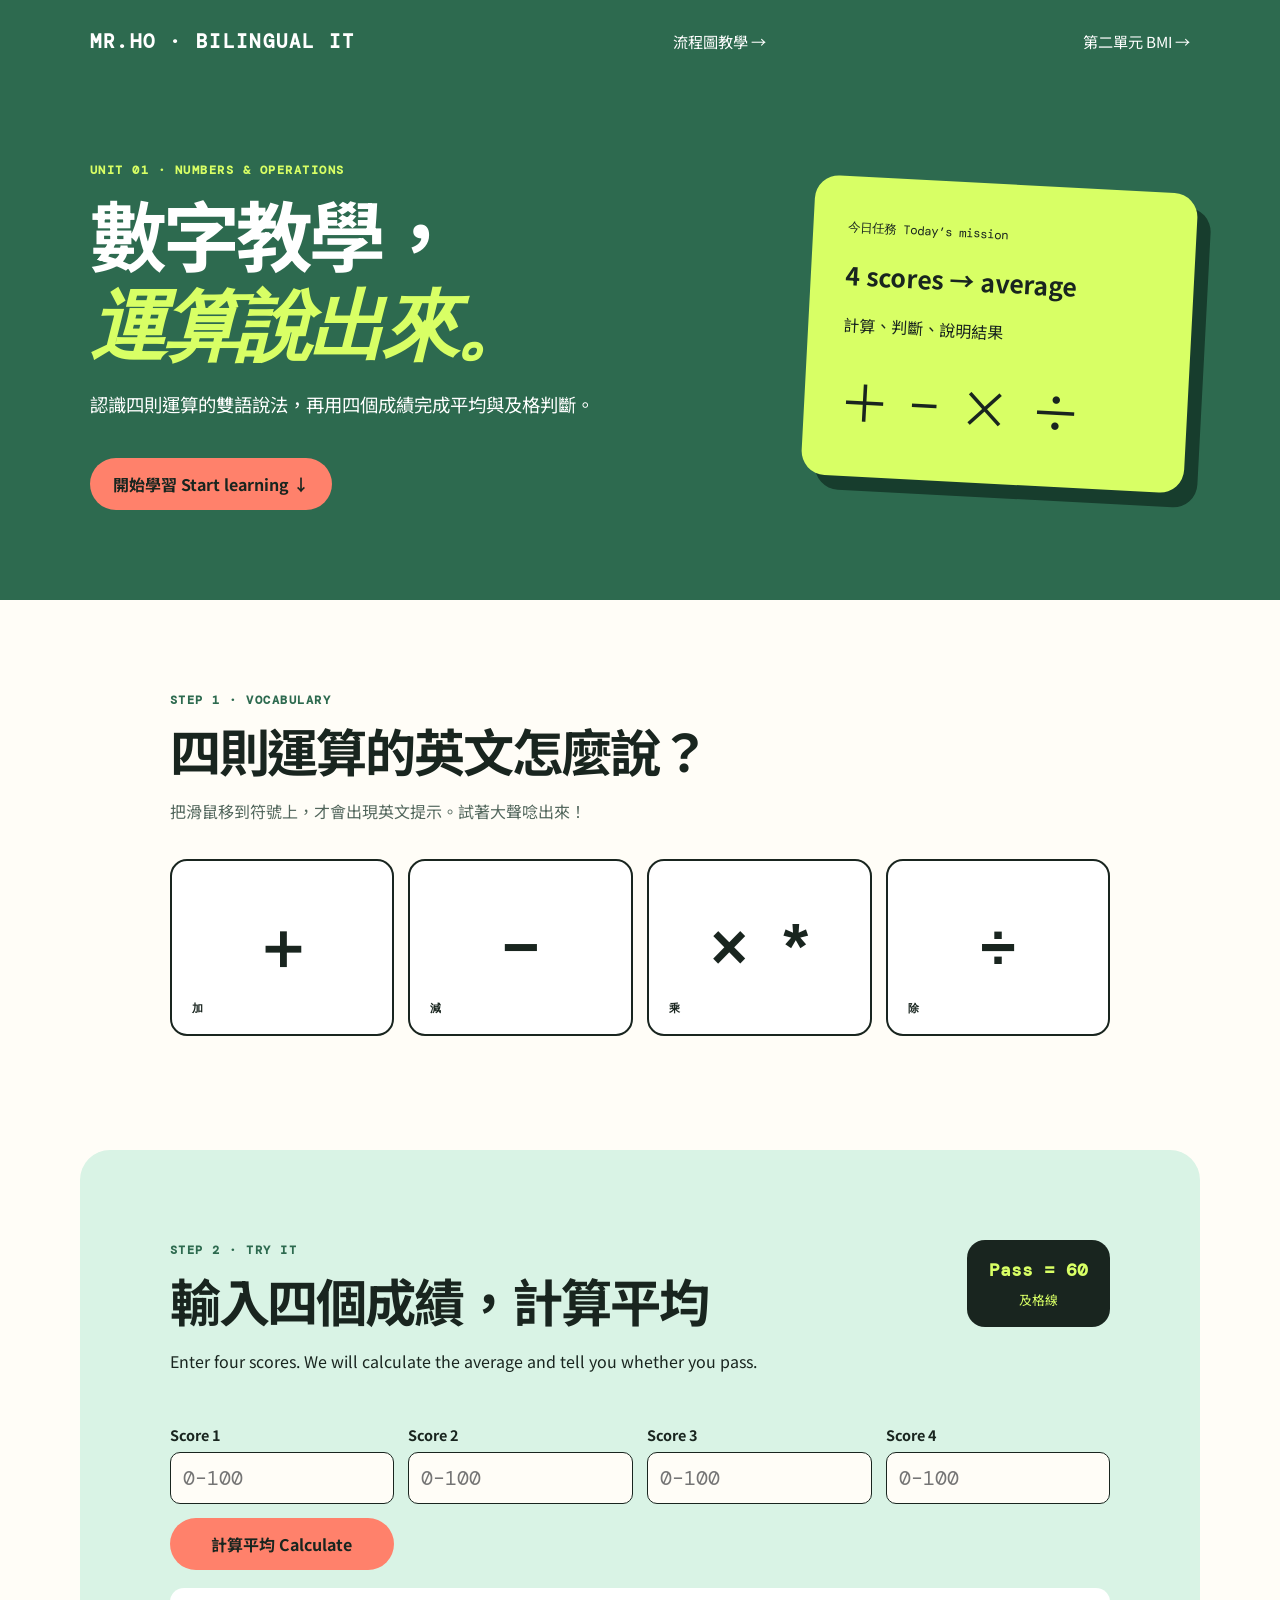
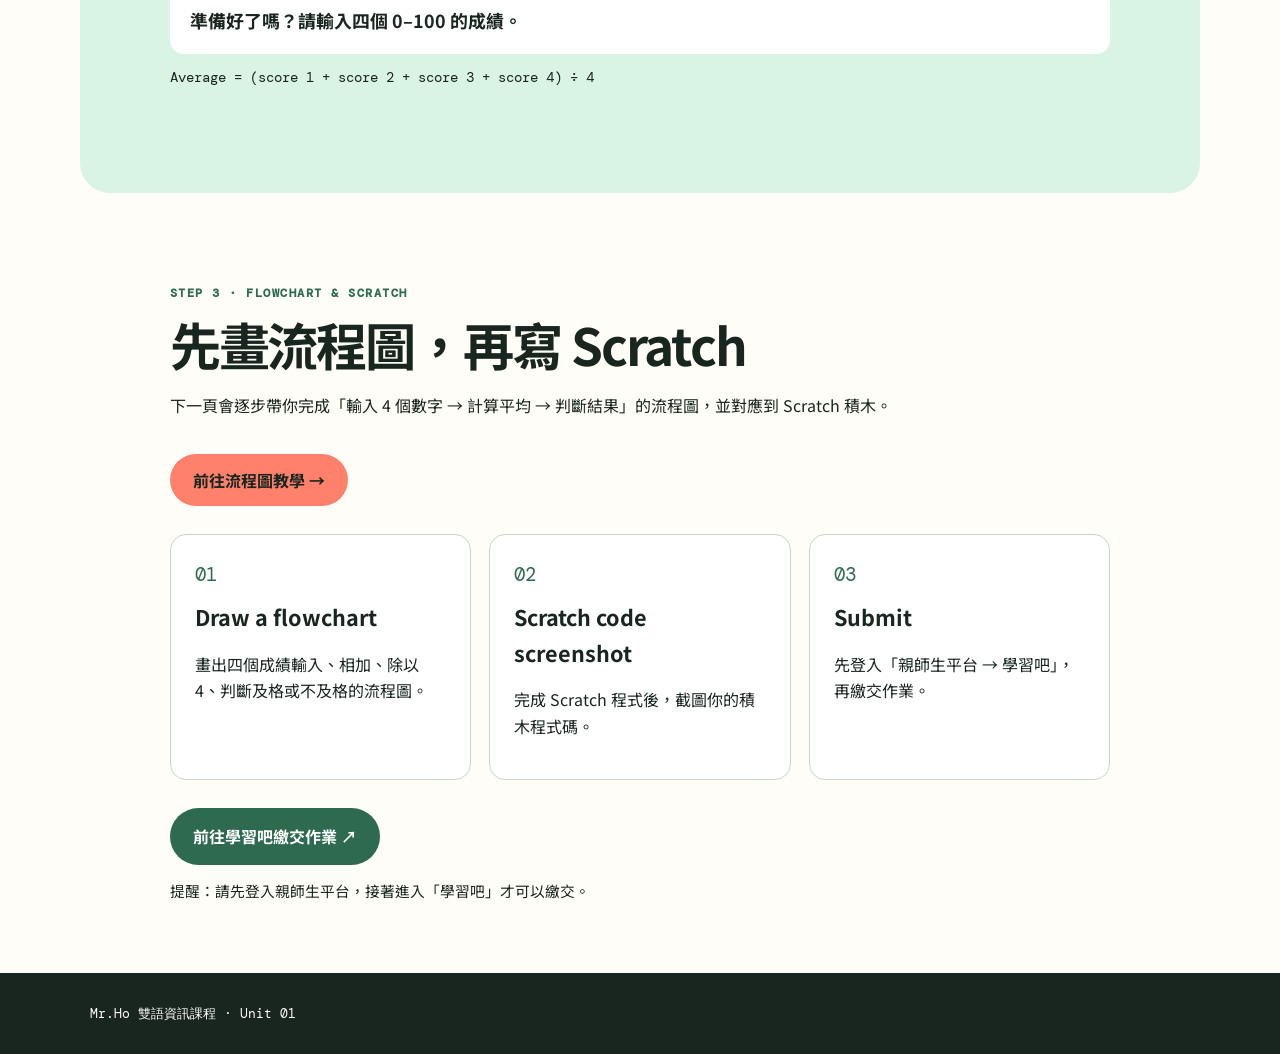
<file: operations.html>
<!doctype html>
<html lang="zh-Hant">
<head><meta charset="utf-8"><meta name="viewport" content="width=device-width, initial-scale=1"><title>數字教學｜Mr.Ho 雙語資訊課程</title><link rel="stylesheet" href="math.css"></head>
<body>
  <header class="hero"><nav><a class="brand" href="index.html">MR.HO · BILINGUAL IT</a><a href="operations-flowchart.html">流程圖教學 →</a><a href="bmi.html">第二單元 BMI →</a></nav><div class="hero-grid"><div><p class="eyebrow">UNIT 01 · NUMBERS & OPERATIONS</p><h1>數字教學，<br><em>運算說出來。</em></h1><p class="lead">認識四則運算的雙語說法，再用四個成績完成平均與及格判斷。</p><a class="button" href="#operators">開始學習 Start learning ↓</a></div><aside class="formula-card"><span>今日任務 Today’s mission</span><strong>4 scores → average</strong><p>計算、判斷、說明結果</p><div class="symbols" aria-hidden="true">＋ − × ÷</div></aside></div></header>
  <main><section id="operators" class="section"><p class="eyebrow">STEP 1 · VOCABULARY</p><h2>四則運算的英文怎麼說？</h2><p class="hint">把滑鼠移到符號上，才會出現英文提示。試著大聲唸出來！</p><div class="operator-grid"><button class="operator" aria-label="加號：add 或 plus"><b>＋</b><span>Add / Plus</span><small>加</small></button><button class="operator" aria-label="減號：minus 或 subtract"><b>−</b><span>Minus / Subtract</span><small>減</small></button><button class="operator" aria-label="乘號：times 或 multiply"><b>× &nbsp;*</b><span>Times / Multiply</span><small>乘</small></button><button class="operator" aria-label="除號：divide 或 divided by"><b>÷</b><span>Divide / Divided by</span><small>除</small></button></div></section>
  <section class="section pale" id="grades"><div class="split-heading"><div><p class="eyebrow">STEP 2 · TRY IT</p><h2>輸入四個成績，計算平均</h2><p>Enter four scores. We will calculate the average and tell you whether you pass.</p></div><div class="pass-rule"><b>Pass = 60</b><span>及格線</span></div></div><form id="grade-form" class="grade-form"><label>Score 1<input type="number" min="0" max="100" required placeholder="0–100"></label><label>Score 2<input type="number" min="0" max="100" required placeholder="0–100"></label><label>Score 3<input type="number" min="0" max="100" required placeholder="0–100"></label><label>Score 4<input type="number" min="0" max="100" required placeholder="0–100"></label><button class="button" type="submit">計算平均 Calculate</button></form><div id="grade-result" class="result" aria-live="polite">準備好了嗎？請輸入四個 0–100 的成績。</div><p class="math-line">Average = (score 1 + score 2 + score 3 + score 4) ÷ 4</p></section>
  <section class="section task-section"><p class="eyebrow">STEP 3 · FLOWCHART & SCRATCH</p><h2>先畫流程圖，再寫 Scratch</h2><p>下一頁會逐步帶你完成「輸入 4 個數字 → 計算平均 → 判斷結果」的流程圖，並對應到 Scratch 積木。</p><a class="button" href="operations-flowchart.html">前往流程圖教學 →</a><div class="task-grid"><article><span>01</span><h3>Draw a flowchart</h3><p>畫出四個成績輸入、相加、除以 4、判斷及格或不及格的流程圖。</p></article><article><span>02</span><h3>Scratch code screenshot</h3><p>完成 Scratch 程式後，截圖你的積木程式碼。</p></article><article><span>03</span><h3>Submit</h3><p>先登入「親師生平台 → 學習吧」，再繳交作業。</p></article></div><a class="submit-link" target="_blank" rel="noopener" href="https://www.learnmode.net/course/758154/41029814/homework/4196547">前往學習吧繳交作業 ↗</a><p class="login-reminder">提醒：請先登入親師生平台，接著進入「學習吧」才可以繳交。</p></section></main>
  <footer>Mr.Ho 雙語資訊課程 · Unit 01</footer><script src="math.js"></script>
</body></html>
</file>
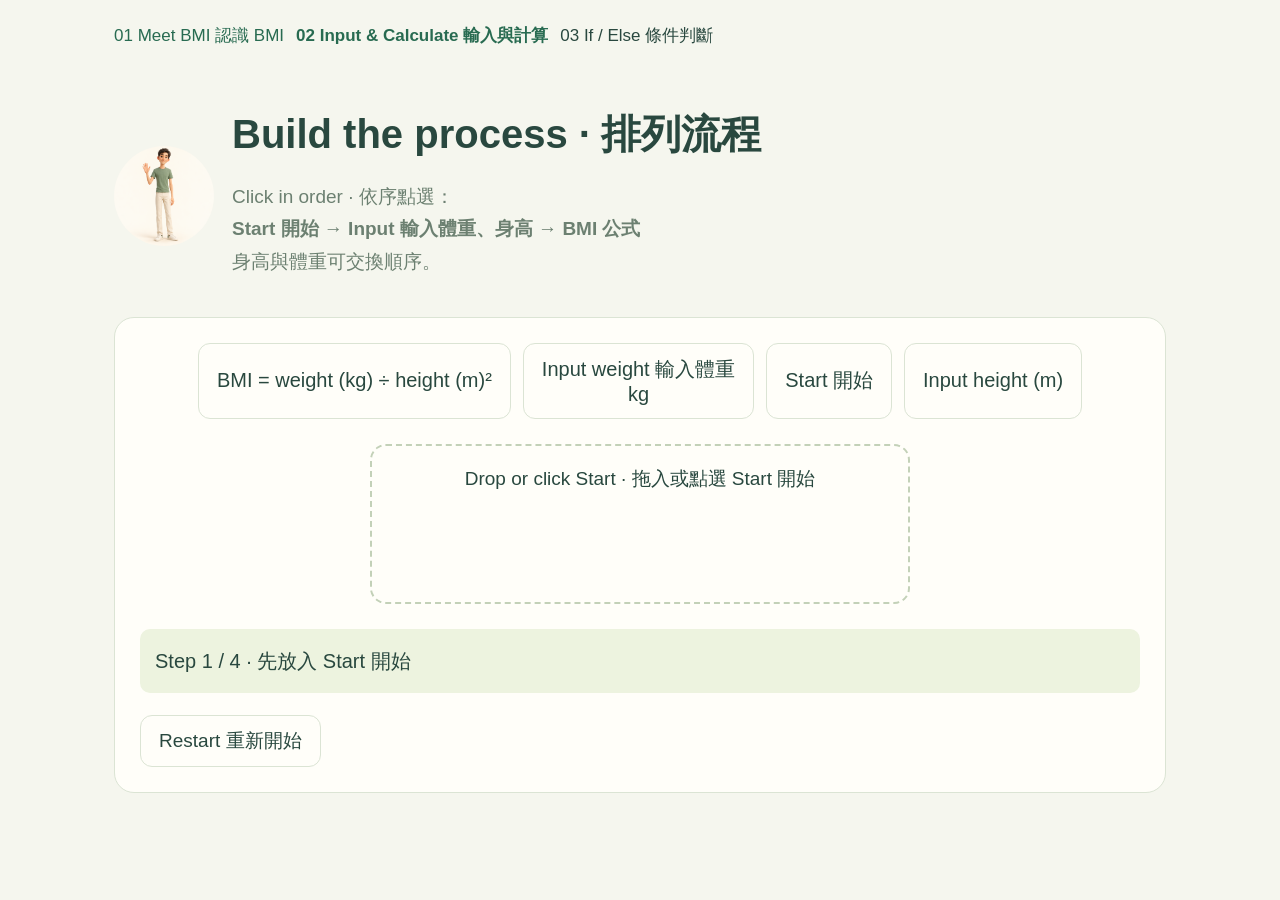
<file: process.html>
<!doctype html><html lang="zh-Hant"><head><meta charset="utf-8"><meta name="viewport" content="width=device-width,initial-scale=1"><title>Build the process · 排列流程</title><link rel="stylesheet" href="lesson.css"></head><body><nav class="nav"><a href="index.html">01 Meet BMI 認識 BMI</a><a class="current" href="process.html">02 Input & Calculate 輸入與計算</a><span>03 If / Else 條件判斷</span></nav><main><div class="buddy"><img src="assets/underweight.png" alt="Friendly classroom mascot"><div><h1>Build the process · 排列流程</h1><p>Click in order · 依序點選：<br><strong>Start 開始 → Input 輸入體重、身高 → BMI 公式</strong><br>身高與體重可交換順序。</p></div></div><section class="panel"><div class="pieces"><button data-piece="calc">BMI = weight (kg) ÷ height (m)²</button><button data-piece="weight">Input weight 輸入體重<br>kg</button><button data-piece="start">Start 開始</button><button data-piece="height">Input height (m)</button></div><div id="process-chain" class="process-chain" aria-label="Process arrangement 流程排列"></div><div id="process-status" class="notice" aria-live="polite"></div><div class="actions"><button id="restart">Restart 重新開始</button></div></section><section id="drawing-step" class="panel drawing-step" hidden><h2>Build with the class tool · 使用老師自訂工具</h2><p>把上方四個方塊畫好，並用箭頭連起來；請在老師自訂工具中完成與繳交。</p><a class="btn primary" href="https://taksito.github.io/flowchart-work/" target="_blank" rel="noopener">Open class tool · 開啟老師自訂工具 ↗</a><p><label class="confirm"><input id="drawing-done" type="checkbox"> Done · 我已在老師自訂工具完成前半段流程圖，並接好箭頭。</label></p><button id="next" class="primary" disabled>Next: If / Else · 下一頁 →</button></section></main><dialog id="process-error" aria-labelledby="error-title"><h2 id="error-title">Cannot calculate yet · 還無法計算！</h2><p id="error-message"></p><button id="retry" class="primary" autofocus>Got it, try again · 確認並重新拼圖</button></dialog><script src="process.js"></script></body></html>
</file>
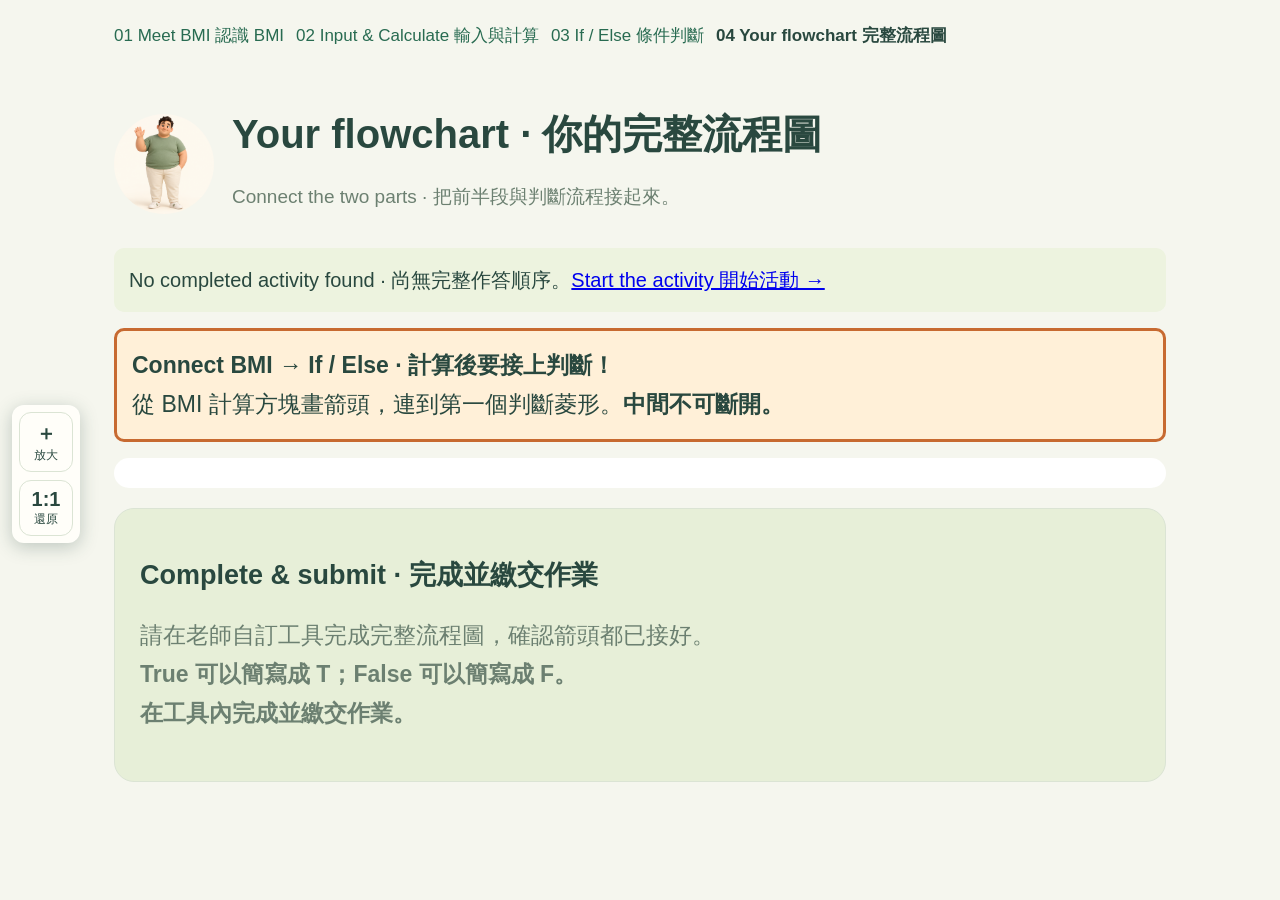
<file: result.html>
<!doctype html><html lang="zh-Hant"><head><meta charset="utf-8"><meta name="viewport" content="width=device-width,initial-scale=1"><title>Your flowchart · 完整流程圖</title><link rel="stylesheet" href="lesson.css"></head><body><nav class="nav"><a href="index.html">01 Meet BMI 認識 BMI</a><a href="process.html">02 Input & Calculate 輸入與計算</a><a id="back" href="ifelse.html">03 If / Else 條件判斷</a><strong>04 Your flowchart 完整流程圖</strong></nav><main><div class="buddy"><img src="assets/obesity.png" alt="Friendly classroom mascot"><div><h1>Your flowchart · 你的完整流程圖</h1><p>Connect the two parts · 把前半段與判斷流程接起來。</p></div></div><div id="result-info" class="notice"></div><div class="notice connection-note"><strong>Connect BMI → If / Else · 計算後要接上判斷！</strong><br>從 BMI 計算方塊畫箭頭，連到第一個判斷菱形。<strong>中間不可斷開。</strong></div><div id="gap-hint" class="notice" hidden><strong>Fill in the blank · 自己想想空白菱形要寫什麼！</strong><br>滑鼠移到空白菱形會看到提醒；請在老師自訂工具的流程圖填上完整條件。</div><div id="full-flow"></div><div class="actions" id="exports"><button id="png" class="primary">Download PNG · 下載流程圖圖片</button><button id="svg">Download SVG · 下載向量圖</button><a class="btn" href="https://taksito.github.io/flowchart-work/" target="_blank" rel="noopener">Open class tool · 開啟老師自訂工具 ↗</a></div><p id="export-status" aria-live="polite"></p><section class="panel submission"><h2>Complete & submit · 完成並繳交作業</h2><p>請在老師自訂工具完成完整流程圖，確認箭頭都已接好。<br><strong>True 可以簡寫成 T；False 可以簡寫成 F。</strong><br><strong>在工具內完成並繳交作業。</strong></p></section><section class="panel drawing-step" id="scratch-gate"><h2>Next: Scratch lesson · 下一步：Scratch 課程</h2><p>完成流程圖後，先進入 Scratch 課程頁，依序學習如何完成 BMI 程式。</p><label class="confirm"><input id="flowchart-done" type="checkbox"> Done · 我已完成流程圖，準備開始 Scratch 課程。</label><div class="actions"><button id="scratch-next" class="primary" type="button" disabled>Continue to Scratch lesson · 前往 Scratch 課程頁 →</button></div></section></main><script src="result.js"></script></body></html>
</file>
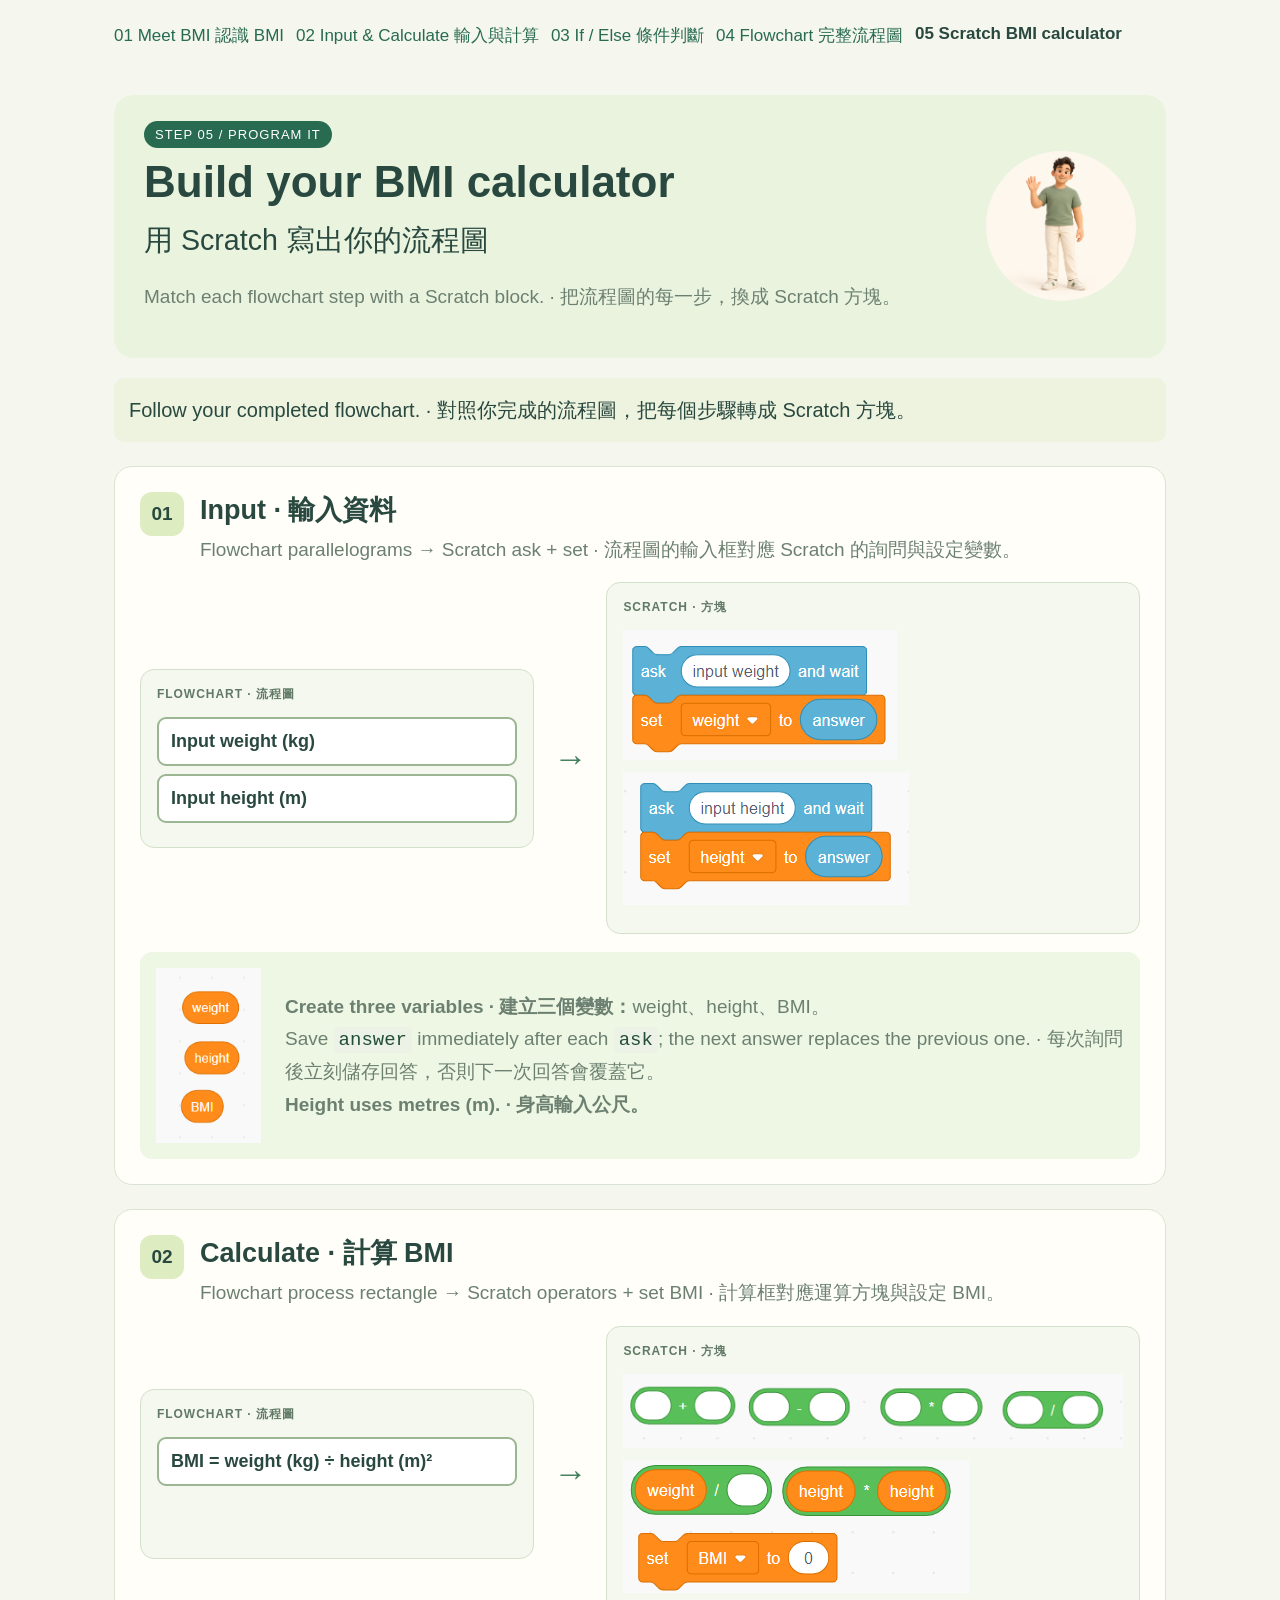
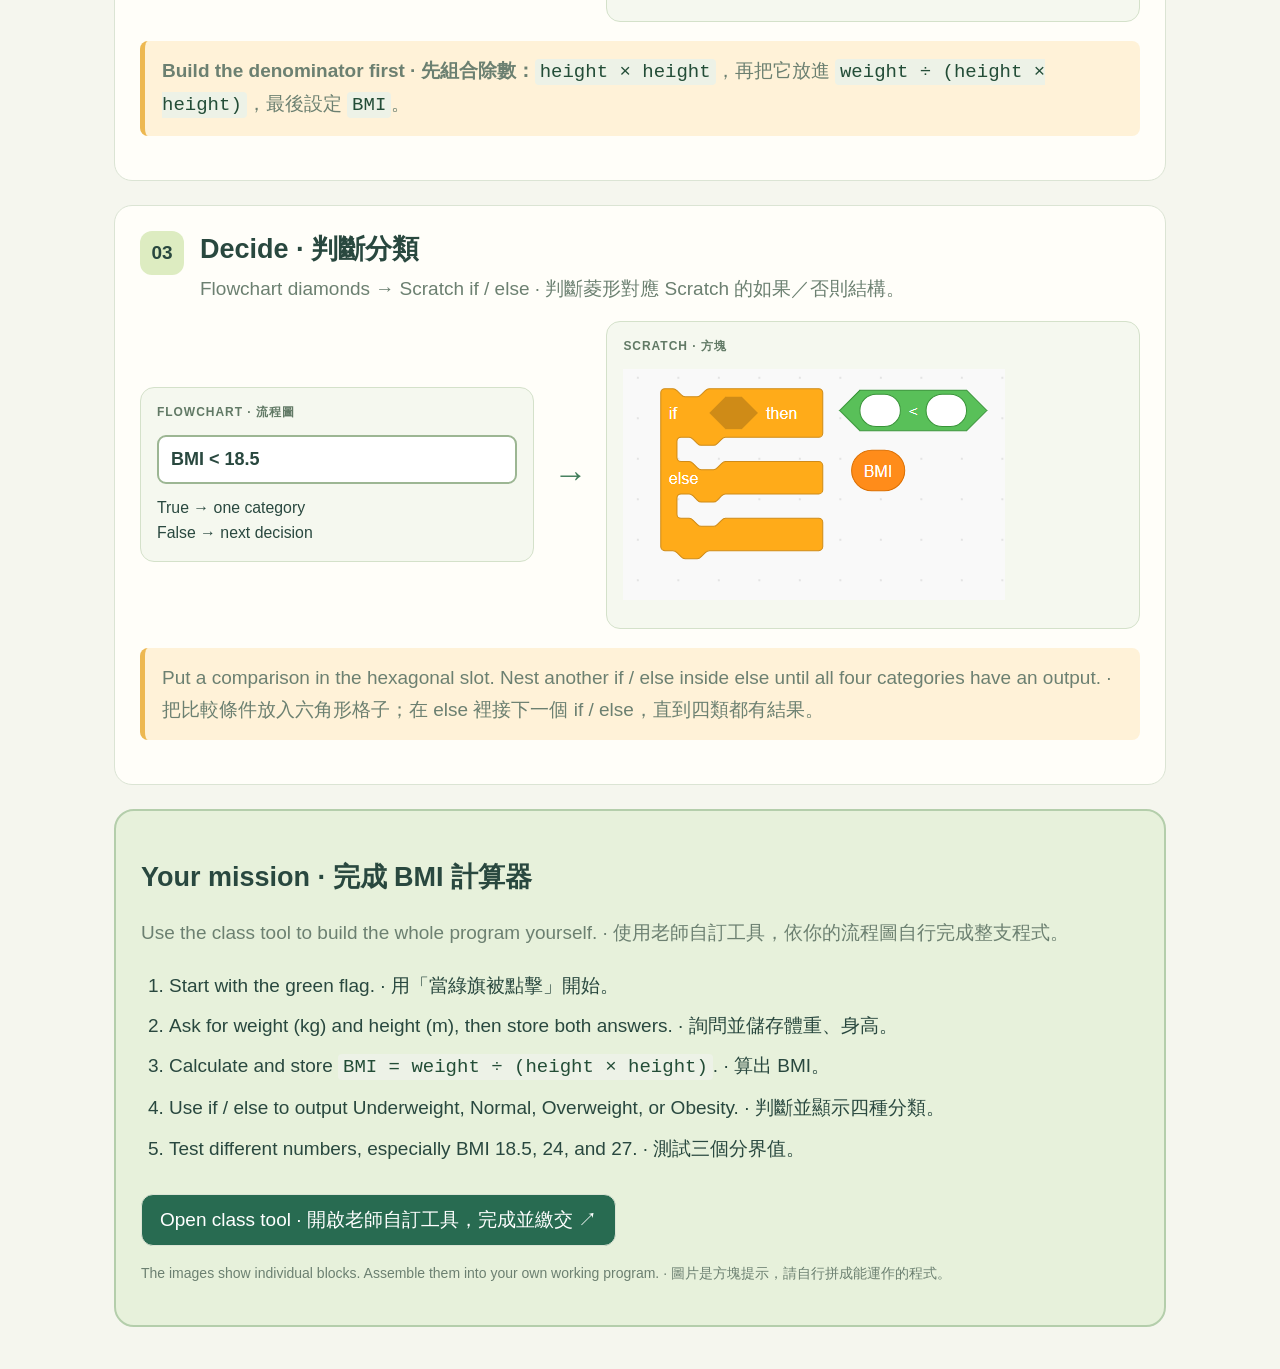
<file: scratch.html>
<!doctype html>
<html lang="zh-Hant">
<head>
  <meta charset="utf-8">
  <meta name="viewport" content="width=device-width,initial-scale=1">
  <title>Build in Scratch · 製作 BMI 計算器</title>
  <link rel="stylesheet" href="lesson.css">
  <link rel="stylesheet" href="scratch.css">
</head>
<body>
  <nav class="nav" aria-label="Learning steps 教學步驟">
    <a href="bmi.html">01 Meet BMI 認識 BMI</a>
    <a href="process.html">02 Input &amp; Calculate 輸入與計算</a>
    <a href="ifelse.html">03 If / Else 條件判斷</a>
    <a id="flow-link" href="result.html">04 Flowchart 完整流程圖</a>
    <strong>05 Scratch BMI calculator</strong>
  </nav>
  <main>
    <header class="scratch-hero">
      <div>
        <span class="step-chip">STEP 05 / PROGRAM IT</span>
        <h1>Build your BMI calculator<br><span>用 Scratch 寫出你的流程圖</span></h1>
        <p>Match each flowchart step with a Scratch block. · 把流程圖的每一步，換成 Scratch 方塊。</p>
      </div>
      <img src="assets/normal.png" alt="Friendly illustrated classroom character">
    </header>

    <div id="learning-order" class="notice" aria-live="polite"></div>

    <section class="mapping" aria-labelledby="inputs-title">
      <div class="mapping-head"><span class="mapping-number">01</span><div><h2 id="inputs-title">Input · 輸入資料</h2><p>Flowchart parallelograms → Scratch ask + set · 流程圖的輸入框對應 Scratch 的詢問與設定變數。</p></div></div>
      <div class="example-row">
        <div class="flow-cue" id="input-flow-cue"><span>FLOWCHART · 流程圖</span><strong id="flow-weight">Input weight (kg)</strong><strong id="flow-height">Input height (m)</strong></div>
        <div class="mapping-arrow" aria-hidden="true">→</div>
        <div class="scratch-cue" id="input-scratch-cue"><span>SCRATCH · 方塊</span><img id="block-weight" src="assets/scratch-input-weight.png" alt="Scratch ask input weight and wait; set weight to answer"><img id="block-height" src="assets/scratch-input-height.png" alt="Scratch ask input height and wait; set height to answer"></div>
      </div>
      <div class="help-card"><img src="assets/scratch-variables.png" alt="Scratch variables weight, height, and BMI"><p><strong>Create three variables · 建立三個變數：</strong>weight、height、BMI。<br>Save <code>answer</code> immediately after each <code>ask</code>; the next answer replaces the previous one. · 每次詢問後立刻儲存回答，否則下一次回答會覆蓋它。<br><strong>Height uses metres (m). · 身高輸入公尺。</strong></p></div>
    </section>

    <section class="mapping" aria-labelledby="formula-title">
      <div class="mapping-head"><span class="mapping-number">02</span><div><h2 id="formula-title">Calculate · 計算 BMI</h2><p>Flowchart process rectangle → Scratch operators + set BMI · 計算框對應運算方塊與設定 BMI。</p></div></div>
      <div class="example-row">
        <div class="flow-cue"><span>FLOWCHART · 流程圖</span><strong>BMI = weight (kg) ÷ height (m)²</strong></div>
        <div class="mapping-arrow" aria-hidden="true">→</div>
        <div class="scratch-cue"><span>SCRATCH · 方塊</span><img src="assets/scratch-operators.png" alt="Scratch addition, subtraction, multiplication, and division operators"><img src="assets/scratch-formula.png" alt="Scratch weight divided by height times height, placed into set BMI block"></div>
      </div>
      <p class="key-point"><strong>Build the denominator first · 先組合除數：</strong><code>height × height</code>，再把它放進 <code>weight ÷ (height × height)</code>，最後設定 <code>BMI</code>。</p>
    </section>

    <section class="mapping" aria-labelledby="decisions-title">
      <div class="mapping-head"><span class="mapping-number">03</span><div><h2 id="decisions-title">Decide · 判斷分類</h2><p>Flowchart diamonds → Scratch if / else · 判斷菱形對應 Scratch 的如果／否則結構。</p></div></div>
      <div class="example-row">
        <div class="flow-cue"><span>FLOWCHART · 流程圖</span><strong id="decision-example">BMI &lt; 18.5</strong><small>True → one category<br>False → next decision</small></div>
        <div class="mapping-arrow" aria-hidden="true">→</div>
        <div class="scratch-cue"><span>SCRATCH · 方塊</span><img src="assets/scratch-ifelse.png" alt="Scratch if then else block, less than comparison operator, and BMI variable"></div>
      </div>
      <p class="key-point" id="decision-guidance">Put a comparison in the hexagonal slot. Nest another if / else inside else until all four categories have an output. · 把比較條件放入六角形格子；在 else 裡接下一個 if / else，直到四類都有結果。</p>
    </section>

    <section class="panel scratch-task" aria-labelledby="task-title">
      <h2 id="task-title">Your mission · 完成 BMI 計算器</h2>
      <p>Use the class tool to build the whole program yourself. · 使用老師自訂工具，依你的流程圖自行完成整支程式。</p>
      <ol>
        <li>Start with the green flag. · 用「當綠旗被點擊」開始。</li>
        <li>Ask for weight (kg) and height (m), then store both answers. · 詢問並儲存體重、身高。</li>
        <li>Calculate and store <code>BMI = weight ÷ (height × height)</code>. · 算出 BMI。</li>
        <li>Use if / else to output Underweight, Normal, Overweight, or Obesity. · 判斷並顯示四種分類。</li>
        <li>Test different numbers, especially BMI 18.5, 24, and 27. · 測試三個分界值。</li>
      </ol>
      <a class="btn primary" href="https://taksito.github.io/flowchart-work/" target="_blank" rel="noopener">Open class tool · 開啟老師自訂工具，完成並繳交 ↗</a>
      <p class="small-note">The images show individual blocks. Assemble them into your own working program. · 圖片是方塊提示，請自行拼成能運作的程式。</p>
    </section>
  </main>
  <script src="scratch.js"></script>
</body>
</html>
</file>
<file: math.css>
@import url('https://fonts.googleapis.com/css2?family=DM+Mono&family=Noto+Sans+TC:wght@400;500;700;900&family=Playfair+Display:ital,wght@0,700;0,800;1,700&display=swap');
:root{--ink:#19251f;--green:#2d6a4f;--mint:#d9f3e5;--lime:#d8ff65;--paper:#fffdf7;--coral:#ff816b}*{box-sizing:border-box}body{margin:0;background:var(--paper);color:var(--ink);font-family:'Noto Sans TC',sans-serif;line-height:1.65}.hero{background:var(--green);color:white;padding:0 7vw 90px;overflow:hidden}nav{max-width:1120px;margin:auto;display:flex;justify-content:space-between;align-items:center;padding:26px 0;color:white}nav a{color:inherit;text-decoration:none;font-size:.95rem}.brand{font-family:'DM Mono';font-size:1.2rem;font-weight:bold;letter-spacing:.12em}.hero-grid{max-width:1120px;margin:76px auto 0;display:grid;grid-template-columns:1.25fr .75fr;gap:80px;align-items:center}.hero h1{font-size:clamp(2.9rem,6vw,5.6rem);line-height:1.13;letter-spacing:-.05em;margin:10px 0 24px}.hero h1 em{font-family:'Playfair Display';color:var(--lime)}.lead{font-size:1.15rem;max-width:620px}.eyebrow{font-family:'DM Mono';font-size:.78rem;letter-spacing:.12em;font-weight:bold;color:var(--green);margin:0}.hero .eyebrow{color:var(--lime)}.formula-card{background:var(--lime);color:var(--ink);padding:35px;border-radius:24px;transform:rotate(3deg);box-shadow:14px 14px 0 #173d2d}.formula-card span{font-family:'DM Mono';font-size:.78rem}.formula-card strong{display:block;font-size:1.55rem;margin-top:16px}.symbols{font-size:3.2rem;letter-spacing:.09em;margin-top:20px}.button{background:var(--coral);border:0;border-radius:999px;color:var(--ink);cursor:pointer;display:inline-block;font:700 1rem 'Noto Sans TC';padding:14px 23px;text-decoration:none;margin-top:20px;transition:.2s}.button:hover{transform:translateY(-3px);background:var(--lime)}main{max-width:1120px;margin:auto}.section{padding:90px 7vw}.section h2{font-size:clamp(2rem,4vw,3.25rem);line-height:1.25;letter-spacing:-.04em;margin:8px 0 10px}.hint{color:#53675d}.operator-grid{display:grid;grid-template-columns:repeat(4,1fr);gap:14px;margin:34px 0 24px}.operator{position:relative;background:white;border:2px solid var(--ink);border-radius:17px;min-height:177px;cursor:help;color:var(--ink);overflow:hidden;padding:20px;transition:.18s}.operator:hover,.operator:focus{background:var(--lime);transform:translateY(-5px)}.operator b{font-size:4rem;line-height:1;display:block}.operator span{font-family:'DM Mono';font-size:.9rem;position:absolute;bottom:47px;left:20px;opacity:0;transform:translateY(12px);transition:.2s}.operator:hover span,.operator:focus span{opacity:1;transform:translateY(0)}.operator small{position:absolute;bottom:18px;left:20px;font-weight:bold}.pale{background:var(--mint);border-radius:30px}.split-heading{display:flex;justify-content:space-between;align-items:start;gap:30px}.pass-rule{background:var(--ink);color:var(--lime);border-radius:18px;padding:16px 22px;text-align:center;white-space:nowrap}.pass-rule b{font-family:'DM Mono';font-size:1.1rem;display:block}.pass-rule span{font-size:.8rem}.grade-form{display:grid;grid-template-columns:repeat(4,1fr);gap:14px;align-items:end;margin:32px 0 18px}.grade-form label{font-size:.9rem;font-weight:bold}.grade-form input{width:100%;background:#fffdf7;border:1.5px solid var(--ink);border-radius:10px;font:1.25rem 'DM Mono';margin-top:6px;padding:12px}.grade-form .button{margin:0}.result{background:white;border-radius:14px;font-size:1.12rem;font-weight:bold;padding:18px 20px}.result.pass{border-left:7px solid var(--green)}.result.fail{border-left:7px solid var(--coral)}.math-line{font-family:'DM Mono';font-size:.85rem}.task-section{padding-bottom:55px}.task-grid{display:grid;grid-template-columns:repeat(3,1fr);gap:18px;margin:28px 0}.task-grid article{border:1.5px solid #c9d6cc;border-radius:16px;padding:24px;background:white}.task-grid span{font-family:'DM Mono';color:var(--green);font-size:1.2rem}.task-grid h3{font-size:1.35rem;margin:8px 0}.submit-link{background:var(--green);border-radius:999px;color:white;display:inline-block;font-weight:bold;padding:15px 23px;text-decoration:none}.submit-link:hover{background:var(--coral);color:var(--ink)}.login-reminder{font-size:.92rem}.bmi-callout{margin:36px 7vw 90px;background:var(--coral);border-radius:28px;display:flex;align-items:center;justify-content:space-between;gap:30px;padding:42px}.bmi-callout h2{margin:6px 0;font-size:2rem}.light{background:var(--paper);white-space:nowrap}footer{background:var(--ink);color:white;padding:30px 7vw;font-family:'DM Mono';font-size:.8rem}@media(max-width:760px){nav{padding:20px 0}.hero{padding-bottom:55px}.hero-grid{margin-top:45px;grid-template-columns:1fr;gap:50px}.formula-card{transform:none}.section{padding:60px 6vw}.operator-grid{grid-template-columns:repeat(2,1fr)}.split-heading,.bmi-callout{display:block}.pass-rule{display:inline-block;margin-top:15px}.grade-form{grid-template-columns:repeat(2,1fr)}.grade-form .button{grid-column:1/-1}.task-grid{grid-template-columns:1fr}.bmi-callout{margin:24px 6vw 55px}.bmi-callout .button{margin-top:12px}}@media(max-width:390px){.operator-grid,.grade-form{grid-template-columns:1fr}.operator{min-height:135px}.operator b{font-size:3rem}}
</file>
<file: units.css>
.unit-section{padding:76px 7vw 46px}.unit-section h2{font-size:clamp(2rem,4vw,3.25rem);line-height:1.2;letter-spacing:-.04em;margin:8px 0 28px}.unit-grid{display:grid;grid-template-columns:repeat(2,minmax(0,1fr));gap:20px}.unit-card{min-height:290px;border-radius:25px;padding:30px;color:var(--ink);text-decoration:none;display:flex;flex-direction:column;transition:transform .2s,box-shadow .2s}.unit-card:hover,.unit-card:focus-visible{transform:translateY(-6px);box-shadow:0 14px 0 #19251f}.number-unit{background:var(--lime)}.bmi-unit{background:var(--mint)}.unit-card span{font-family:'DM Mono';font-size:.78rem;letter-spacing:.1em}.unit-card strong{font-size:clamp(1.65rem,3vw,2.45rem);line-height:1.25;margin:34px 0 12px}.unit-card strong em{font-family:'Playfair Display';font-size:.78em}.unit-card p{max-width:430px;margin:0}.unit-card b{margin-top:auto;padding-top:18px}@media(max-width:760px){.unit-section{padding:52px 6vw 25px}.unit-grid{grid-template-columns:1fr}.unit-card{min-height:240px}}
</file>
<file: lesson.css>
:root{--ink:#29483f;--muted:#6c8071;--green:#286b51;--paper:#fffef9;--line:#dbe4d4}*{box-sizing:border-box}body{margin:0;background:#f5f6ee;color:var(--ink);font:16px 'Segoe UI','Microsoft JhengHei',sans-serif}main,.nav{max-width:1100px;margin:auto;padding:24px}h1{font-size:32px;margin:12px 0}h2{font-size:21px}p{line-height:1.7;color:var(--muted)}button,a.btn{font:inherit;cursor:pointer;padding:12px 18px;border:1px solid var(--line);border-radius:12px;background:var(--paper);color:var(--ink);text-decoration:none;display:inline-block}button:hover,a.btn:hover{background:#eaf2de}button:disabled{opacity:.4;cursor:default}.primary{background:var(--green)!important;color:white!important}.nav{display:flex;gap:12px;font-size:13px;flex-wrap:wrap}.nav a{color:var(--green);text-decoration:none}.nav .current{font-weight:bold}.panel{padding:25px;border:1px solid var(--line);border-radius:20px;background:var(--paper);margin:20px 0}.formula{font-size:clamp(20px,3vw,32px);font-weight:700;line-height:1.7}.unit-badge{background:#f8dc9a;border-radius:8px;padding:6px 12px;display:inline-block;font-weight:bold}.cards{display:grid;grid-template-columns:repeat(4,1fr);gap:14px}.body-card{padding:10px;border:2px solid var(--line);border-radius:18px;background:#fffef9;text-align:center;overflow:hidden;color:var(--ink)}.body-card img{width:100%;aspect-ratio:1;object-fit:cover;border-radius:12px;transition:transform .25s}.body-card:hover img,.body-card:focus img,.body-card.selected img{transform:scale(1.08)}.body-card:hover,.body-card.selected{border-color:var(--green)}.body-card strong{display:block;margin:14px 0 8px;font-size:17px}.body-card span{font-size:13px}.notice{padding:15px;border-radius:10px;background:#edf3df;margin:16px 0;line-height:1.7}.actions{display:flex;justify-content:space-between;gap:12px;flex-wrap:wrap;margin-top:22px}.buddy{display:flex;align-items:center;gap:18px}.buddy img{width:100px;height:100px;border-radius:50%;object-fit:cover}.footer{font-size:12px;margin:24px 0;color:var(--muted)}.footer a{color:var(--green)}button:focus-visible,a:focus-visible{outline:3px solid #4192a1;outline-offset:3px}.pieces{display:flex;gap:12px;flex-wrap:wrap;justify-content:center}.process-chain{max-width:440px;margin:25px auto;min-height:160px;border:2px dashed #c3d1b8;border-radius:16px;padding:20px;text-align:center}.flow-piece{padding:20px;margin:auto;background:#e3efd3;border:2px solid #71936c;cursor:grab}.flow-piece.start{border-radius:50px}.flow-piece.input{clip-path:polygon(8% 0,100% 0,92% 100%,0 100%)}.arrow{padding:9px;color:#6b8d66}.error{background:#ffe6de;color:#a13122;border:2px solid #bc4634}dialog{border:2px solid #bb4330;border-radius:20px;padding:28px;max-width:500px;width:calc(100% - 32px)}dialog::backdrop{background:#22362988}#full-flow svg{width:100%;height:auto;max-width:850px;display:block;margin:auto}#full-flow{background:white;border-radius:15px;padding:15px} [hidden]{display:none!important}@media(max-width:650px){main,.nav{padding:16px}.cards{grid-template-columns:repeat(2,1fr)}h1{font-size:26px}.panel{padding:18px}.buddy img{width:72px;height:72px}.body-card strong{font-size:14px}}
/* Classroom readability */
body{font-size:19px}h1{font-size:40px}h2{font-size:27px}.nav{font-size:17px}.formula{font-size:32px}.notice{font-size:20px}.flow-piece{font-size:21px}.process-chain{max-width:540px}.pieces button{font-size:20px}.drawing-step{border:3px solid #77954f}.confirm{display:flex;align-items:center;gap:12px;font-size:21px}.confirm input{width:26px;height:26px;flex-shrink:0}.connection-note{border:3px solid #c76a31;background:#fff0d8;font-size:23px}.submission{background:#e7efd8;font-size:23px}@media(max-width:650px){h1{font-size:30px}h2{font-size:24px}.nav{font-size:14px}.connection-note{font-size:20px}}

/* Result page viewing controls stay on the left while the lesson zooms. */
.zoom-controls{position:fixed;left:12px;top:45%;z-index:20;display:grid;gap:8px;padding:7px;border-radius:12px;background:#fffef9;box-shadow:0 4px 18px #29483f44}
.zoom-controls button{min-width:54px;padding:7px 5px;font-size:20px;font-weight:700}
.zoom-controls button span{display:block;font-size:12px;font-weight:400}
.result-zoom main{zoom:1.35}
@media(max-width:650px){.zoom-controls{left:5px;top:auto;bottom:10px}.zoom-controls button{min-width:42px;font-size:16px}.zoom-controls button span{font-size:10px}}
</file>
<file: bmi.css>
.intro{max-width:850px}.about{background:#edf2e3;padding:16px 22px;border-radius:15px}.about summary{font-weight:700;cursor:pointer}.about p{font-size:14px;margin:10px 0}.formula-panel{margin-bottom:0}.formula-panel .formula{margin-top:12px;font-size:clamp(18px,2.5vw,28px)}.formula-panel p{margin-bottom:0;font-size:13px}.explorer{display:grid;grid-template-columns:1.35fr 1fr;gap:22px;align-items:stretch}.controls h2{margin:0 0 10px}.controls>p{font-size:14px}.character-panel{display:flex;flex-direction:column;text-align:center;align-items:center;overflow:hidden;background:var(--category-bg,#edf3df)}.character-panel img{width:100%;max-width:360px;aspect-ratio:1;object-fit:contain;border-radius:16px;margin:12px 0}.category-number{align-self:flex-start;background:#fffef9;padding:9px 14px;border-radius:12px;font-weight:700}.category-description h2{font-size:27px;margin:10px 0}.category-description p{max-width:330px}.bmi-readout{display:block;font-size:18px;font-weight:700}.bmi-readout output{font-size:40px;margin-left:8px;font-variant-numeric:tabular-nums}.slider-wrap{margin-top:12px}#bmi-slider{appearance:none;-webkit-appearance:none;display:block;width:100%;height:22px;border-radius:12px;margin:0;cursor:ew-resize;background:var(--track);touch-action:pan-y}#bmi-slider::-webkit-slider-thumb{appearance:none;-webkit-appearance:none;width:28px;height:36px;background:#286b51;border:4px solid white;border-radius:10px;box-shadow:0 1px 6px #28483d66}#bmi-slider::-moz-range-thumb{width:20px;height:28px;background:#286b51;border:4px solid white;border-radius:10px}#bmi-slider:focus-visible,input:focus-visible{outline:3px solid #428c9b;outline-offset:4px}#bmi-ticks{width:calc(100% - 28px);margin:0 14px;display:block;overflow:visible}.boundary-buttons{display:flex;gap:6px;flex-wrap:wrap;align-items:center;margin:6px 0}.boundary-buttons span{width:100%;font-size:12px;color:var(--muted)}.boundary-buttons button{padding:6px 11px;font-size:13px}.small{font-size:12px;line-height:1.7}.calculator{border-top:1px solid var(--line);margin-top:22px;padding-top:22px}.measurement-fields{display:flex;gap:12px;margin:16px 0}.measurement-fields label{width:50%;font-size:13px}.measurement-fields strong{display:block;font-size:11px;color:var(--muted);margin:4px 0 7px}.measurement-fields input{width:100%;padding:12px;border:1px solid var(--line);border-radius:9px;font:inherit;font-size:20px;color:var(--ink)}#calculation.error{padding:10px;border-radius:8px}@media(max-width:700px){.explorer{grid-template-columns:1fr;gap:0}.character-panel{margin-top:0}.character-panel img{max-width:260px}.category-description h2{font-size:24px}}@media(prefers-reduced-motion:no-preference){.character-panel{transition:background-color .2s}}
/* Large, concise teaching view */
.intro{font-size:23px}.formula-panel .formula{font-size:clamp(22px,3vw,34px)}.formula-panel p,.controls>p,.small{font-size:18px}.bmi-readout{font-size:32px}.bmi-readout output{font-size:64px}.category-number{font-size:28px}.category-description h2{font-size:34px}.category-description strong,.category-description p{font-size:22px}.boundary-buttons span,.measurement-fields label{font-size:18px}.measurement-fields strong{font-size:17px}.boundary-buttons button{font-size:18px}.unit-badge{font-size:19px}@media(max-width:650px){.intro{font-size:20px}.bmi-readout output{font-size:52px}.category-description h2{font-size:29px}}
</file>
<file: operations-flowchart.css>
@import url('https://fonts.googleapis.com/css2?family=DM+Mono&family=Noto+Sans+TC:wght@400;500;700;900&family=Playfair+Display:ital,wght@0,700;1,700&display=swap');
:root{--ink:#1d2923;--green:#245d45;--paper:#fffdf7;--mint:#dff3e7;--lime:#dcff68;--orange:#ff916e;--line:#b9cec0}*{box-sizing:border-box}body{margin:0;background:var(--paper);color:var(--ink);font-family:'Noto Sans TC',sans-serif;line-height:1.65}nav{display:flex;gap:22px;align-items:center;max-width:1080px;margin:auto;padding:22px 24px}nav a{color:var(--green);font-weight:700;text-decoration:none}.brand{font-family:'DM Mono';margin-right:auto;font-size:.9rem}main{max-width:1000px;margin:auto;padding:20px 24px 80px}header{background:var(--green);color:white;padding:54px;border-radius:30px}.eyebrow{font:700 .76rem 'DM Mono';letter-spacing:.1em;color:var(--green);margin:0}header .eyebrow{color:var(--lime)}h1{font-size:clamp(2.6rem,6vw,5rem);line-height:1.05;letter-spacing:-.05em;margin:12px 0 20px}h1 em{font-family:'Playfair Display';color:var(--lime)}header p{font-size:1.1rem;max-width:650px}section{margin-top:68px}h2{font-size:clamp(1.8rem,4vw,3rem);line-height:1.2;letter-spacing:-.04em;margin:8px 0 20px}.goal{margin-top:24px;border:2px solid var(--ink);border-radius:18px;padding:20px 24px;background:var(--lime);font-family:'DM Mono'}.goal span{display:block;font-size:.75rem;margin-bottom:6px}.symbol-grid{display:grid;grid-template-columns:repeat(3,1fr);gap:18px}.symbol-grid article,.mapping-grid article{border:1.5px solid var(--line);border-radius:18px;padding:24px;background:white}.symbol-grid h3{font-size:1.35rem;margin:18px 0 4px}.shape{font-weight:800;text-align:center;display:grid;place-items:center;background:var(--mint);border:2px solid var(--green);min-height:118px}.shape small{font-weight:400}.para{clip-path:polygon(13% 0,100% 0,87% 100%,0 100%);padding:15px 28px}.rect{border-radius:8px}.diamond{clip-path:polygon(50% 0,100% 50%,50% 100%,0 50%);padding:27px}.builder-section{background:#edf8ef;margin-left:-24px;margin-right:-24px;padding:56px 24px}.hint{max-width:700px}.builder{max-width:780px;margin:30px auto}.question-card,.complete-card{background:#fffdf7;border:2px solid var(--green);border-radius:22px;padding:26px;text-align:center}.question-card>span{font:700 .75rem 'DM Mono';letter-spacing:.1em;color:var(--green)}.question-card h3{font-size:1.4rem;line-height:1.45;margin:12px auto 22px;max-width:640px}.icon-choices{display:flex;justify-content:center;flex-wrap:wrap;gap:13px}.icon-choices button{width:138px;background:white;border:2px solid #8eb69d;border-radius:14px;padding:12px;cursor:pointer;font:inherit;color:var(--ink)}.icon-choices button:hover{background:var(--lime);border-color:var(--green)}.choice-icon{display:block;width:78px;height:54px;background:var(--mint);border:2px solid var(--green);margin:0 auto 8px}.choice-icon.para{clip-path:polygon(14% 0,100% 0,86% 100%,0 100%)}.choice-icon.rect{border-radius:5px}.choice-icon.diamond{width:57px;height:57px;transform:rotate(45deg);margin:0 auto 11px}.choice-icon.start{border-radius:99px}.feedback{min-height:25px;color:var(--green);font-weight:700;margin:16px 0 0}.virtual-flow{display:flex;flex-direction:column;align-items:center;gap:6px;margin:25px auto;max-width:560px}.virtual-node{font-weight:700;line-height:1.3;text-align:center;background:white;border:2px solid var(--green);padding:10px 25px}.virtual-node.start{background:var(--lime);border-radius:50px}.virtual-node.para{background:#def0f6;border-color:#397d93;clip-path:polygon(10% 0,100% 0,90% 100%,0 100%);padding:11px 35px}.virtual-node.rect{background:#fff4d4;border-color:#a8751b;border-radius:7px}.virtual-node.diamond{width:145px;height:96px;background:#ffe2a0;border-color:#b68112;clip-path:polygon(50% 0,100% 50%,50% 100%,0 50%);display:grid;place-items:center;padding:20px}.virtual-arrow{font-weight:900;font-size:23px}.flow-output{display:grid;grid-template-columns:1fr 1fr;gap:20px;margin-top:12px}.flow-output>div{display:flex;flex-direction:column;align-items:center;gap:6px;font:700 .78rem 'DM Mono'}.complete-card h3{margin:0;font-size:1.7rem}.mapping-grid{display:grid;gap:22px}.mapping-grid h3{font-size:1.45rem;margin:0 0 16px}.side-by-side{display:grid;grid-template-columns:1fr 1fr;gap:0;border:1.5px solid var(--line);border-radius:14px;overflow:hidden}.flow-sample,.scratch-sample{padding:20px;min-height:240px}.flow-sample{background:#f3faef;display:flex;flex-direction:column;align-items:center;justify-content:center}.scratch-sample{background:#fffdf7;border-left:1.5px solid var(--line);text-align:center}.flow-sample>span,.scratch-sample>span{align-self:flex-start;font:700 .7rem 'DM Mono';letter-spacing:.08em;color:var(--green);margin-bottom:auto}.scratch-sample img{max-width:100%;max-height:130px;object-fit:contain;margin:10px auto}.scratch-sample p{font-size:.88rem;text-align:left}.scratch-sample code{font-size:.78rem;background:#edf4e8;padding:2px 4px;border-radius:4px}.mini-start{background:var(--lime);border:2px solid var(--ink);border-radius:20px;padding:6px 26px;font-weight:700}.mini-para{background:#def0f6;border:2px solid #397d93;clip-path:polygon(11% 0,100% 0,89% 100%,0 100%);padding:10px 25px;text-align:center;font-weight:700}.mini-rect{background:#fff4d4;border:2px solid #a8751b;border-radius:5px;padding:10px 18px;text-align:center;font-weight:700}.mini-rect.wide{width:94%;font-size:.86rem}.mini-diamond{width:112px;height:90px;background:#ffe2a0;border:2px solid #b68112;clip-path:polygon(50% 0,100% 50%,50% 100%,0 50%);display:grid;place-items:center;text-align:center;font-weight:700;font-size:.78rem}.mini-arrow{font-size:20px;font-weight:900}.true-false{display:grid;grid-template-columns:1fr 1fr;gap:8px;width:100%;margin-top:11px;text-align:center;font-size:.72rem}.true-false>div{display:flex;flex-direction:column;align-items:center;gap:5px}.true-false .mini-para{padding:7px}.mapping-note{margin:15px 0 0}.check{background:var(--mint);padding:38px;border-radius:25px}.check label{display:block;margin:10px 0}.submit{background:var(--orange);padding:40px;border-radius:25px}.submit h2{margin-top:0}.submit a{display:inline-block;border-radius:999px;background:var(--ink);color:white;text-decoration:none;font-weight:700;padding:13px 20px}.submit small{display:block;margin-top:14px}@media(max-width:720px){nav{gap:11px;padding:17px 14px;font-size:.8rem}.brand{display:none}main{padding:10px 15px 60px}header{padding:35px 24px}.symbol-grid{grid-template-columns:1fr}.builder-section{margin-left:-15px;margin-right:-15px;padding:42px 15px}.side-by-side{grid-template-columns:1fr}.scratch-sample{border-left:0;border-top:1.5px solid var(--line)}.check{padding:28px 18px}.icon-choices button{width:calc(50% - 8px)}}
</file>
<file: operations-avg-condition.css>
.scratch-comparison{display:flex;align-items:center;justify-content:center;gap:8px;width:max-content;max-width:100%;margin:10px auto 4px;padding:7px 12px;background:#59ba55;border:3px solid #428f40;border-radius:26px;box-shadow:inset 0 0 0 2px #91de86;color:#173f1c;font-weight:800}.scratch-comparison span{min-width:42px;padding:4px 10px;border-radius:16px;background:#fffef9;text-align:center}.scratch-comparison b{font-size:22px;line-height:1}.scratch-sample .scratch-comparison+img{margin-top:6px;max-height:102px}
</file>
<file: scratch.css>
.scratch-hero{display:flex;align-items:center;justify-content:space-between;gap:22px;padding:26px 30px;background:#eaf3de;border-radius:20px;margin-bottom:20px}.scratch-hero h1{margin:8px 0;font-size:clamp(30px,4vw,44px);line-height:1.2}.scratch-hero h1 span{font-size:.65em;font-weight:500}.scratch-hero img{width:150px;height:150px;object-fit:cover;border-radius:50%;flex:0 0 auto}.step-chip{display:inline-block;padding:6px 11px;background:#286b51;color:white;border-radius:30px;font-size:13px;letter-spacing:.08em}.mapping{background:#fffef9;border:1px solid var(--line);border-radius:18px;padding:25px;margin:24px 0}.mapping-head{display:flex;align-items:flex-start;gap:16px}.mapping-head h2{margin:0}.mapping-head p{margin:6px 0 16px}.mapping-number{display:grid;place-items:center;width:44px;height:44px;flex:0 0 44px;background:#ddecc1;border-radius:12px;font-weight:800}.example-row{display:grid;grid-template-columns:minmax(200px,.85fr) 48px minmax(230px,1.15fr);align-items:center;gap:12px}.flow-cue,.scratch-cue{min-height:170px;background:#f5f8ef;border:1px solid #d4e1ca;border-radius:14px;padding:16px}.flow-cue>span,.scratch-cue>span{display:block;font-size:12px;font-weight:700;letter-spacing:.08em;color:#617965;margin-bottom:14px}.flow-cue strong{display:block;background:white;border:2px solid #9cb693;border-radius:9px;padding:12px;margin:8px 0;font-size:18px}.flow-cue small{display:block;line-height:1.55;margin-top:12px}.mapping-arrow{text-align:center;font-size:34px;color:#407d5a}.scratch-cue img{display:block;max-width:100%;height:auto;margin:8px 0 12px;image-rendering:auto}.help-card{display:flex;align-items:center;gap:24px;padding:16px;margin-top:18px;background:#eef6e4;border-radius:12px}.help-card img{width:105px;height:auto}.help-card p{margin:0}.key-point{background:#fff2d8;border-left:5px solid #edb851;padding:14px 17px;border-radius:8px}code{background:#edf2e7;padding:2px 5px;border-radius:4px;color:#234d37}.scratch-task{background:#e7f1db;border:2px solid #b4ceab}.scratch-task ol{line-height:1.75;padding-left:28px}.scratch-task li{margin:7px 0}.scratch-task .btn{margin-top:10px}.small-note{font-size:14px;margin-top:16px}@media(max-width:720px){.scratch-hero{padding:20px}.scratch-hero img{width:90px;height:90px}.example-row{grid-template-columns:1fr;gap:6px}.mapping-arrow{transform:rotate(90deg);font-size:25px}.mapping{padding:18px}.flow-cue,.scratch-cue{min-height:0}.help-card{align-items:flex-start;gap:12px}.help-card img{width:75px}}@media(max-width:430px){.scratch-hero img{display:none}.help-card{display:block}.help-card img{margin-bottom:10px}}
</file>
